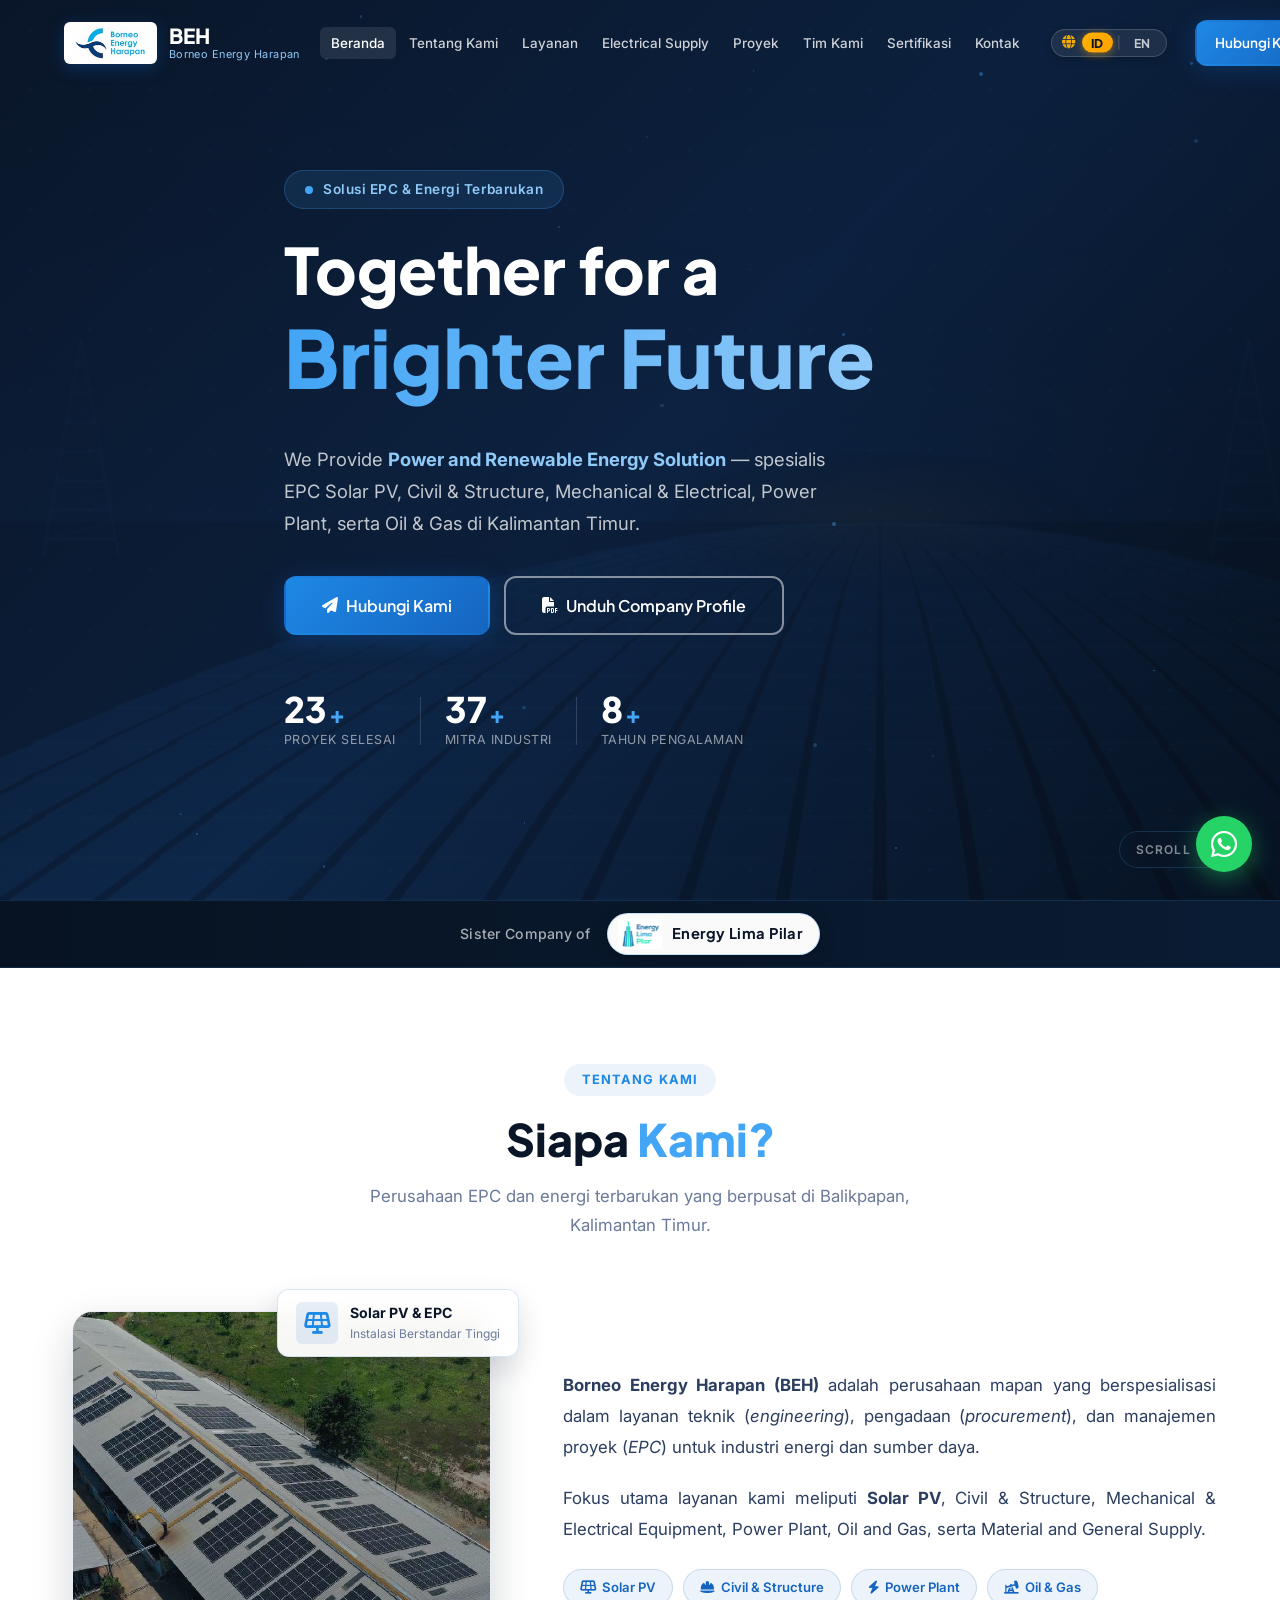
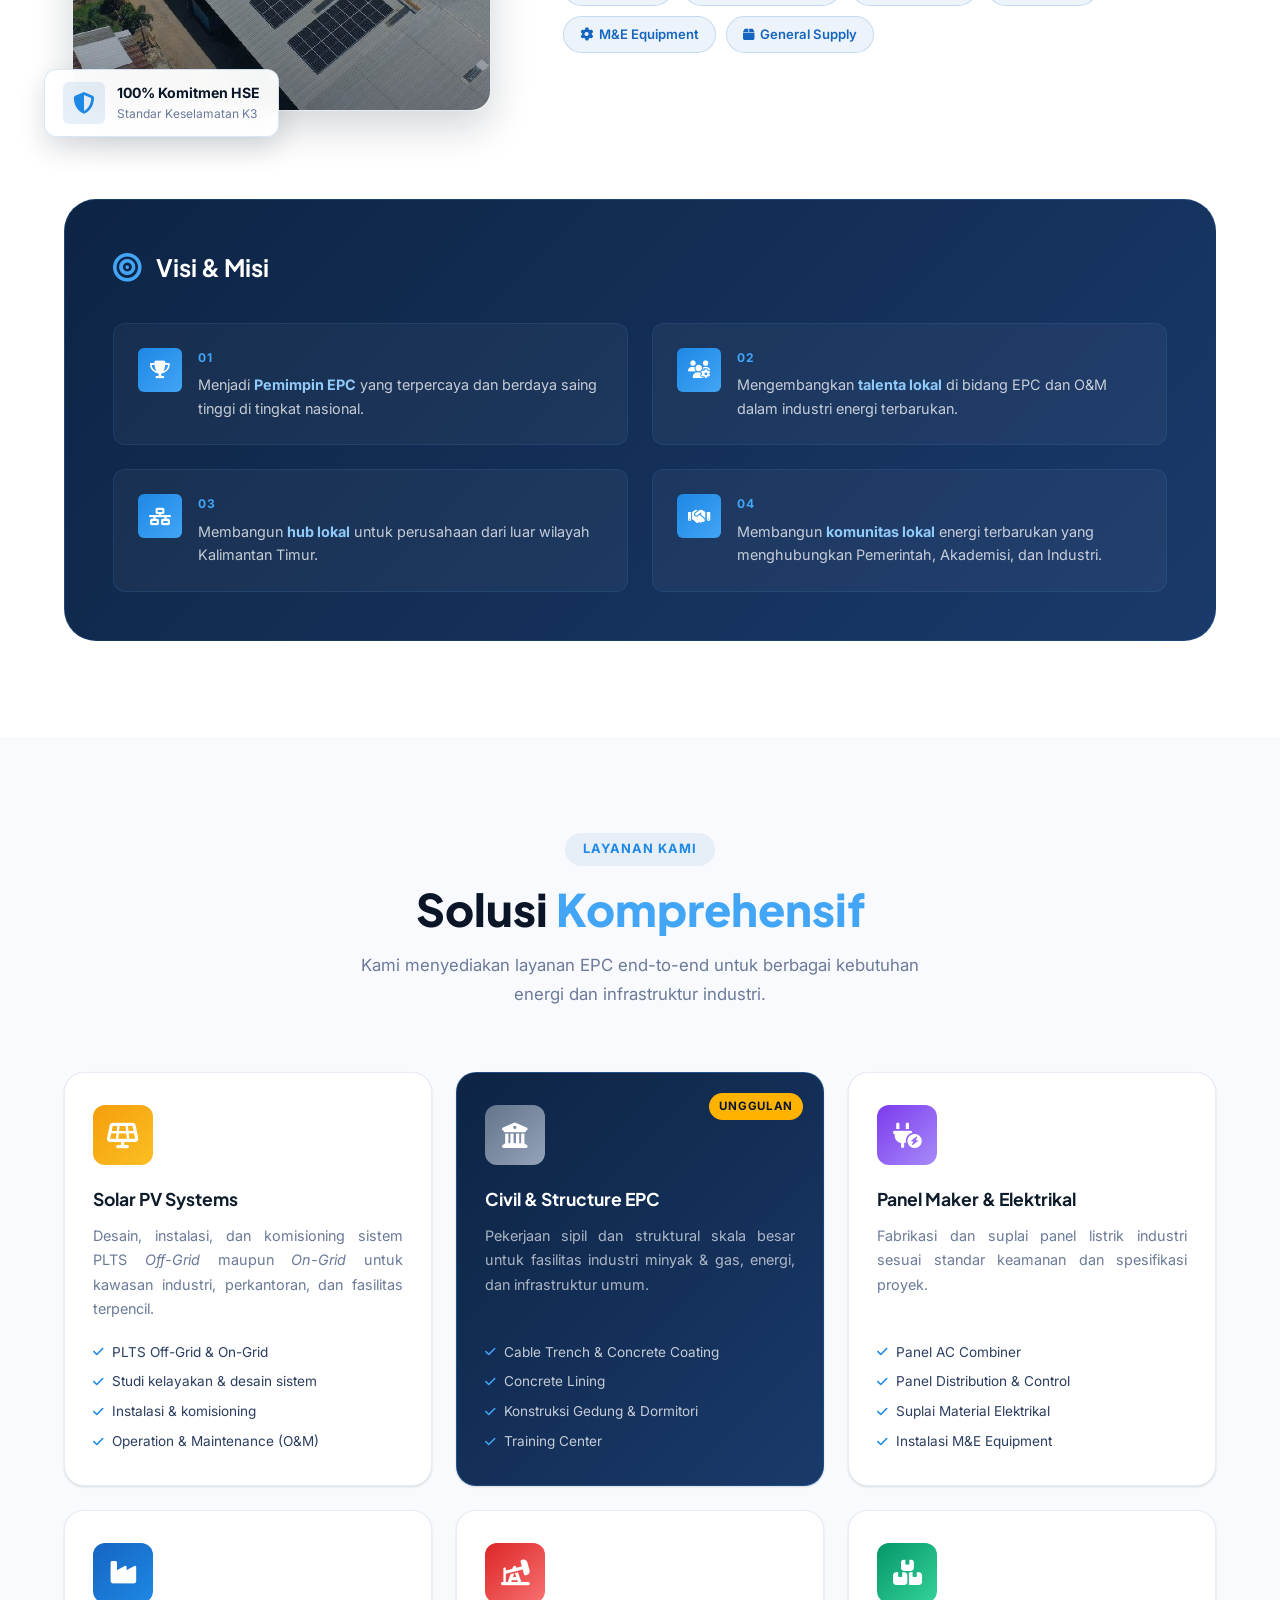
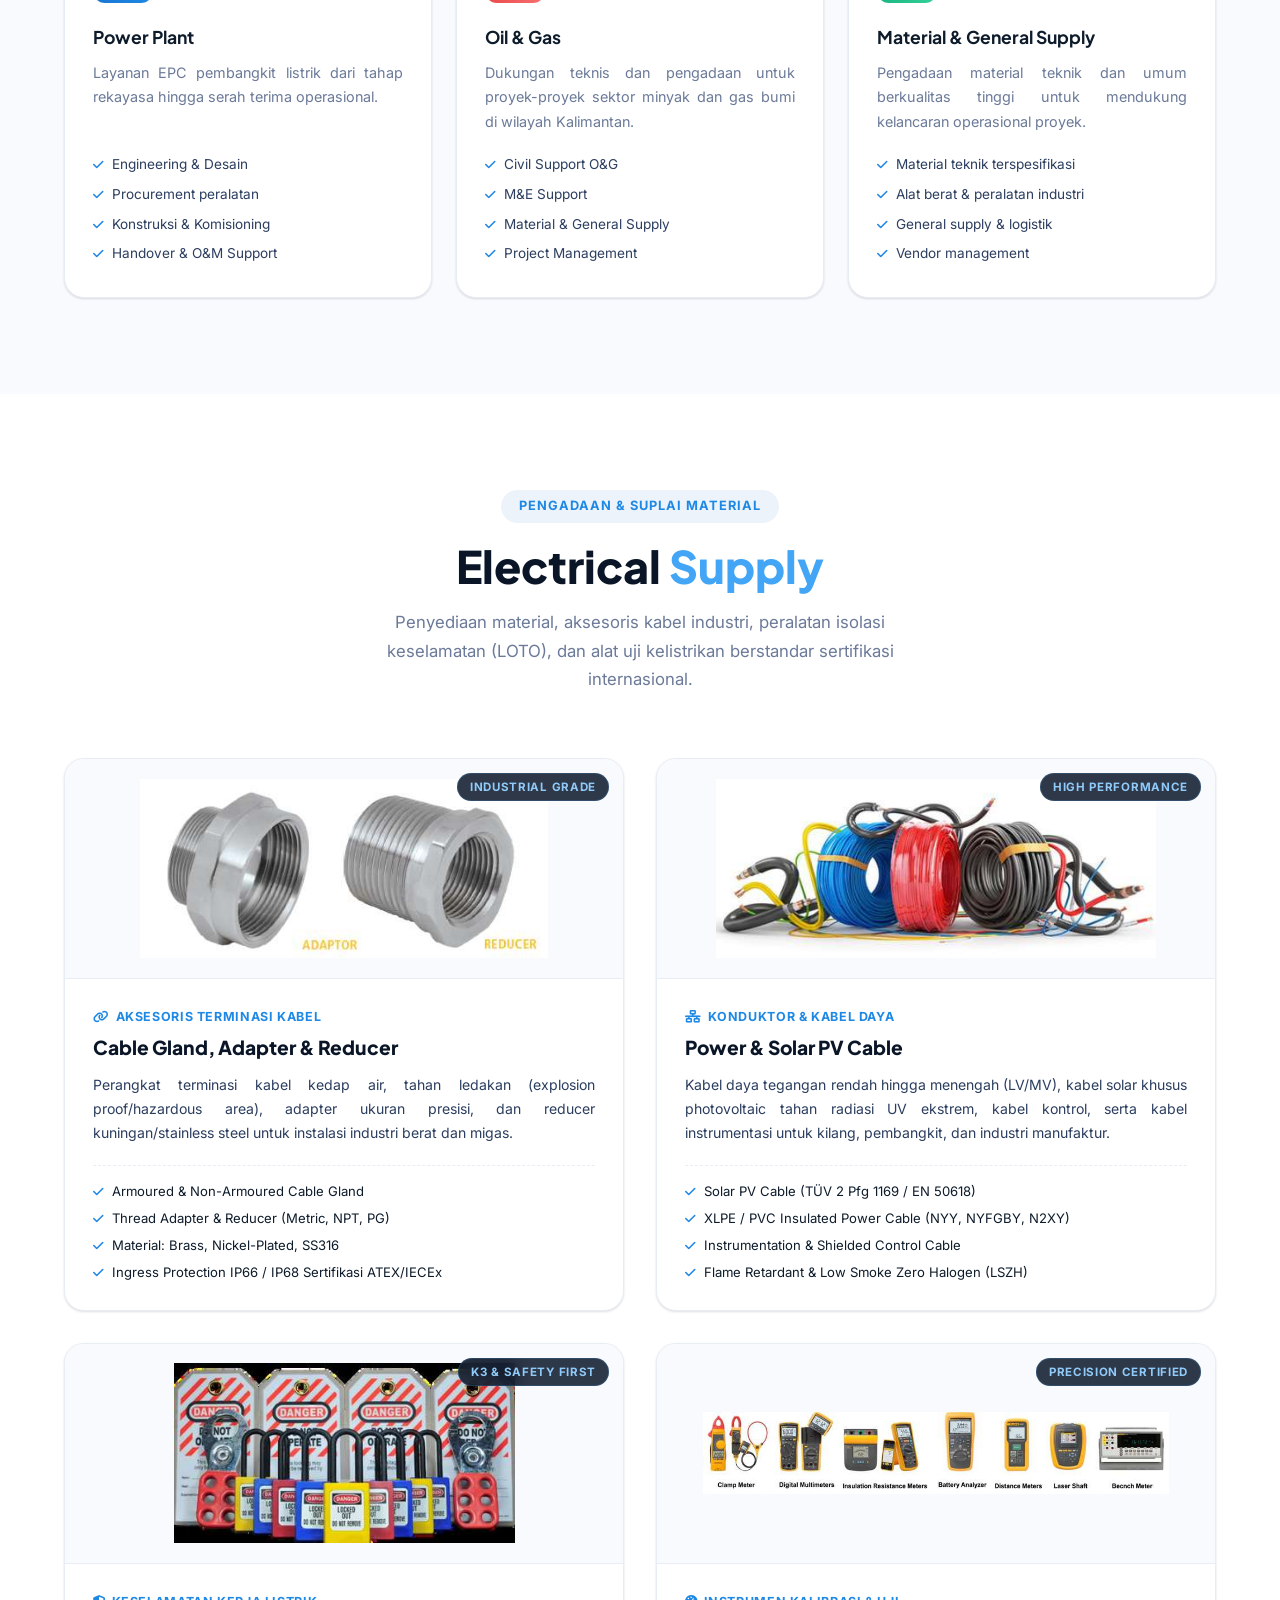
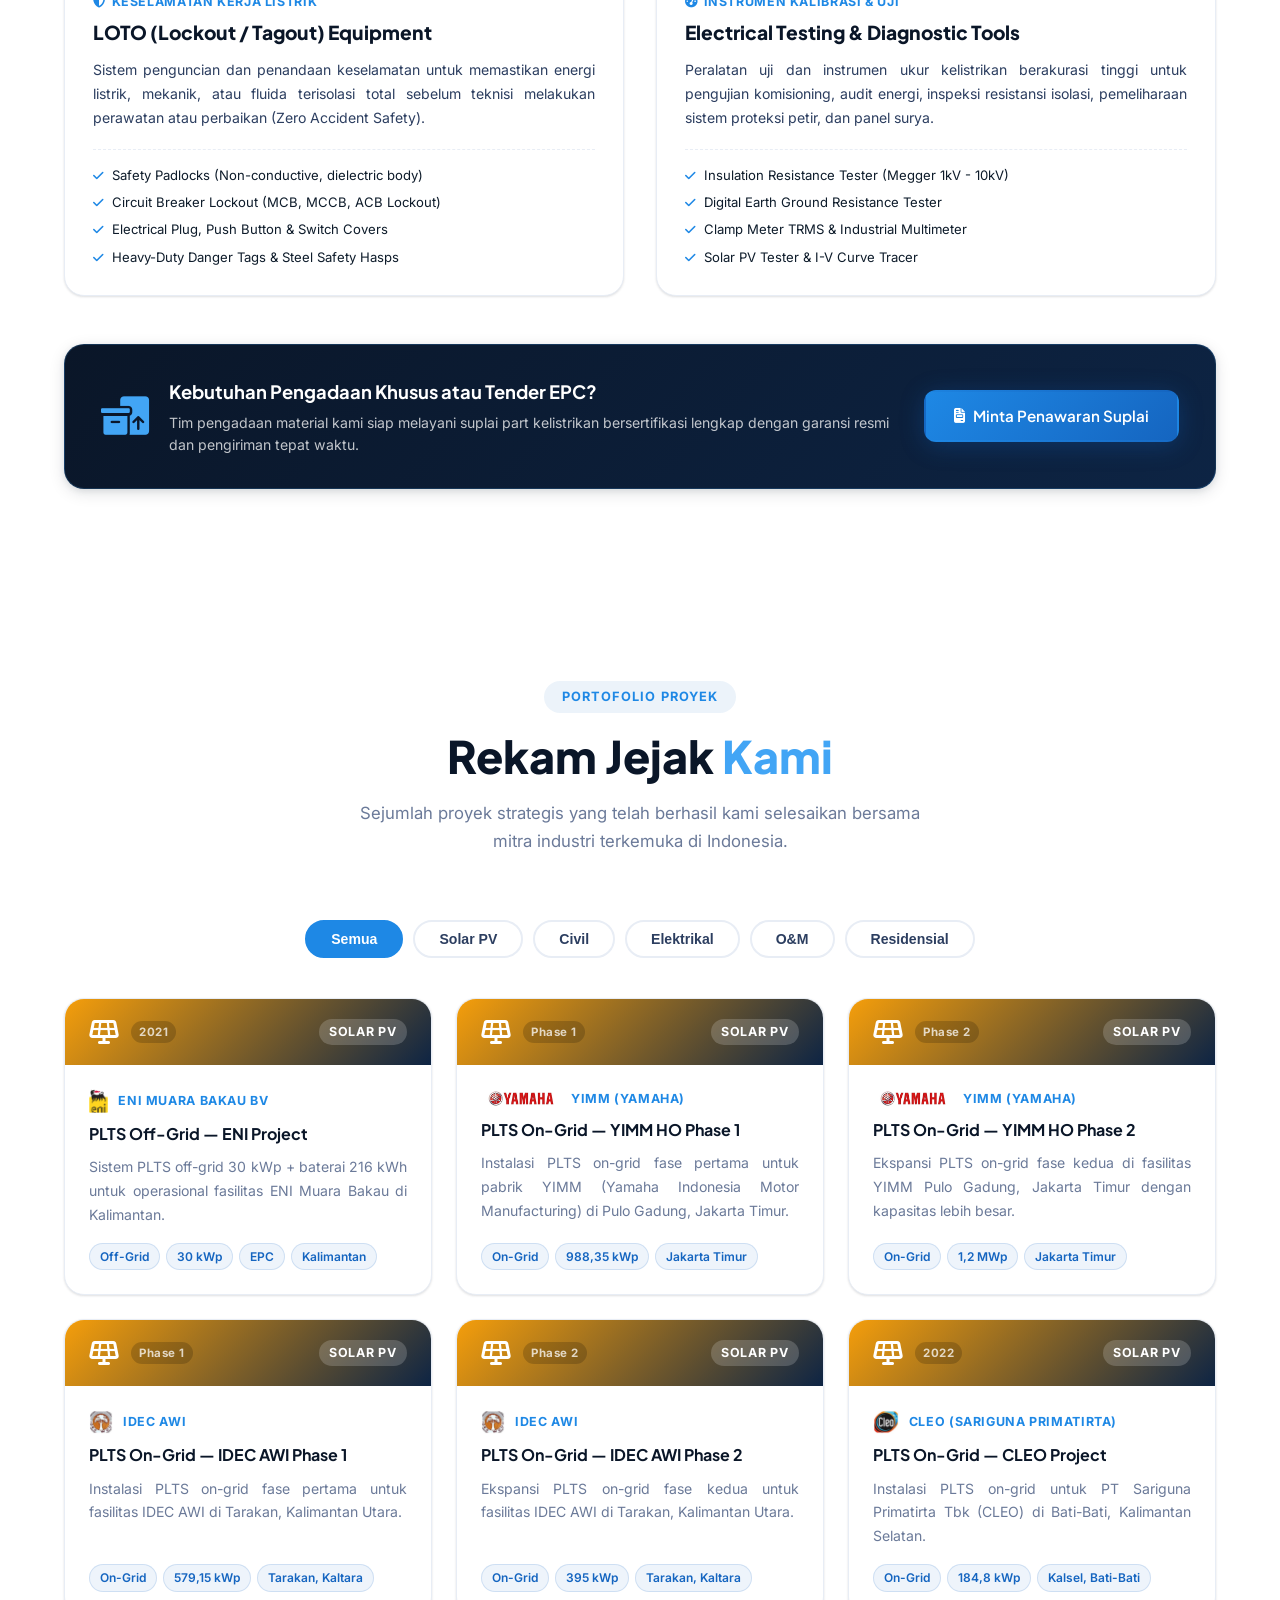
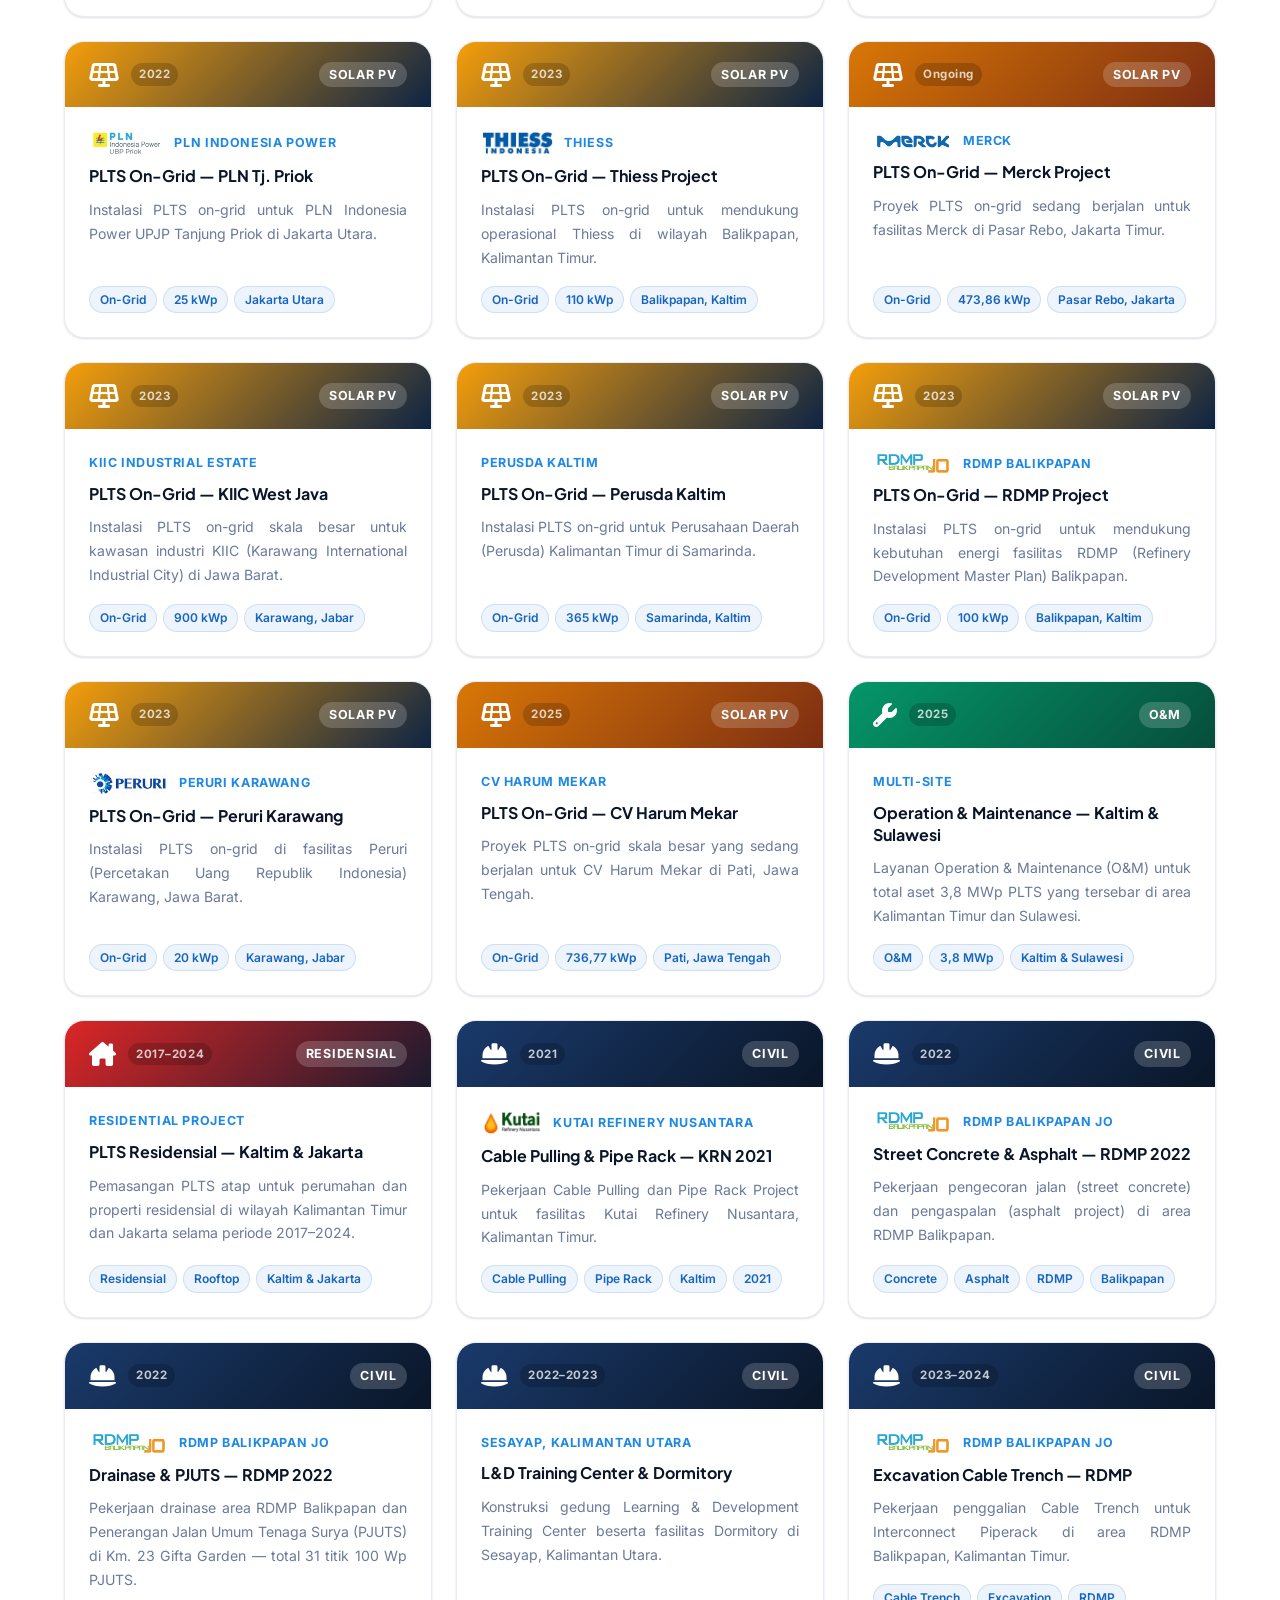
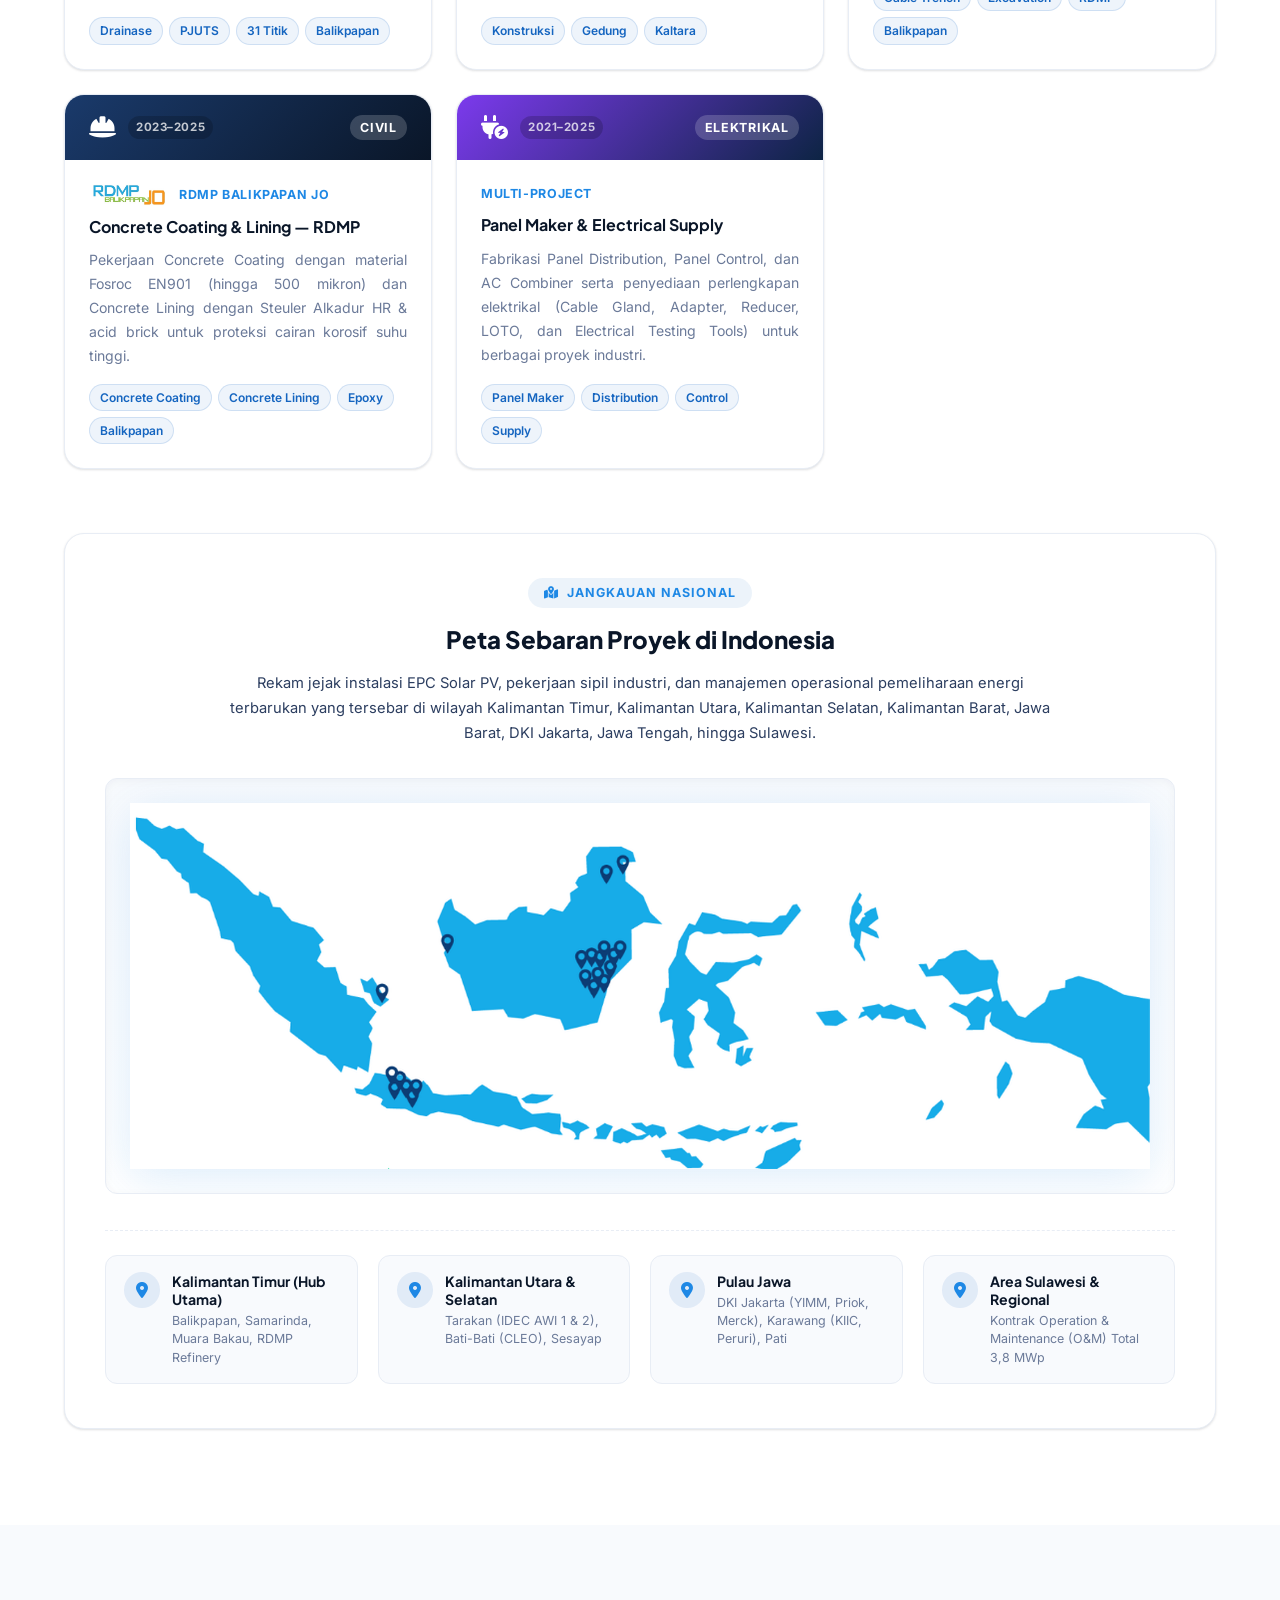
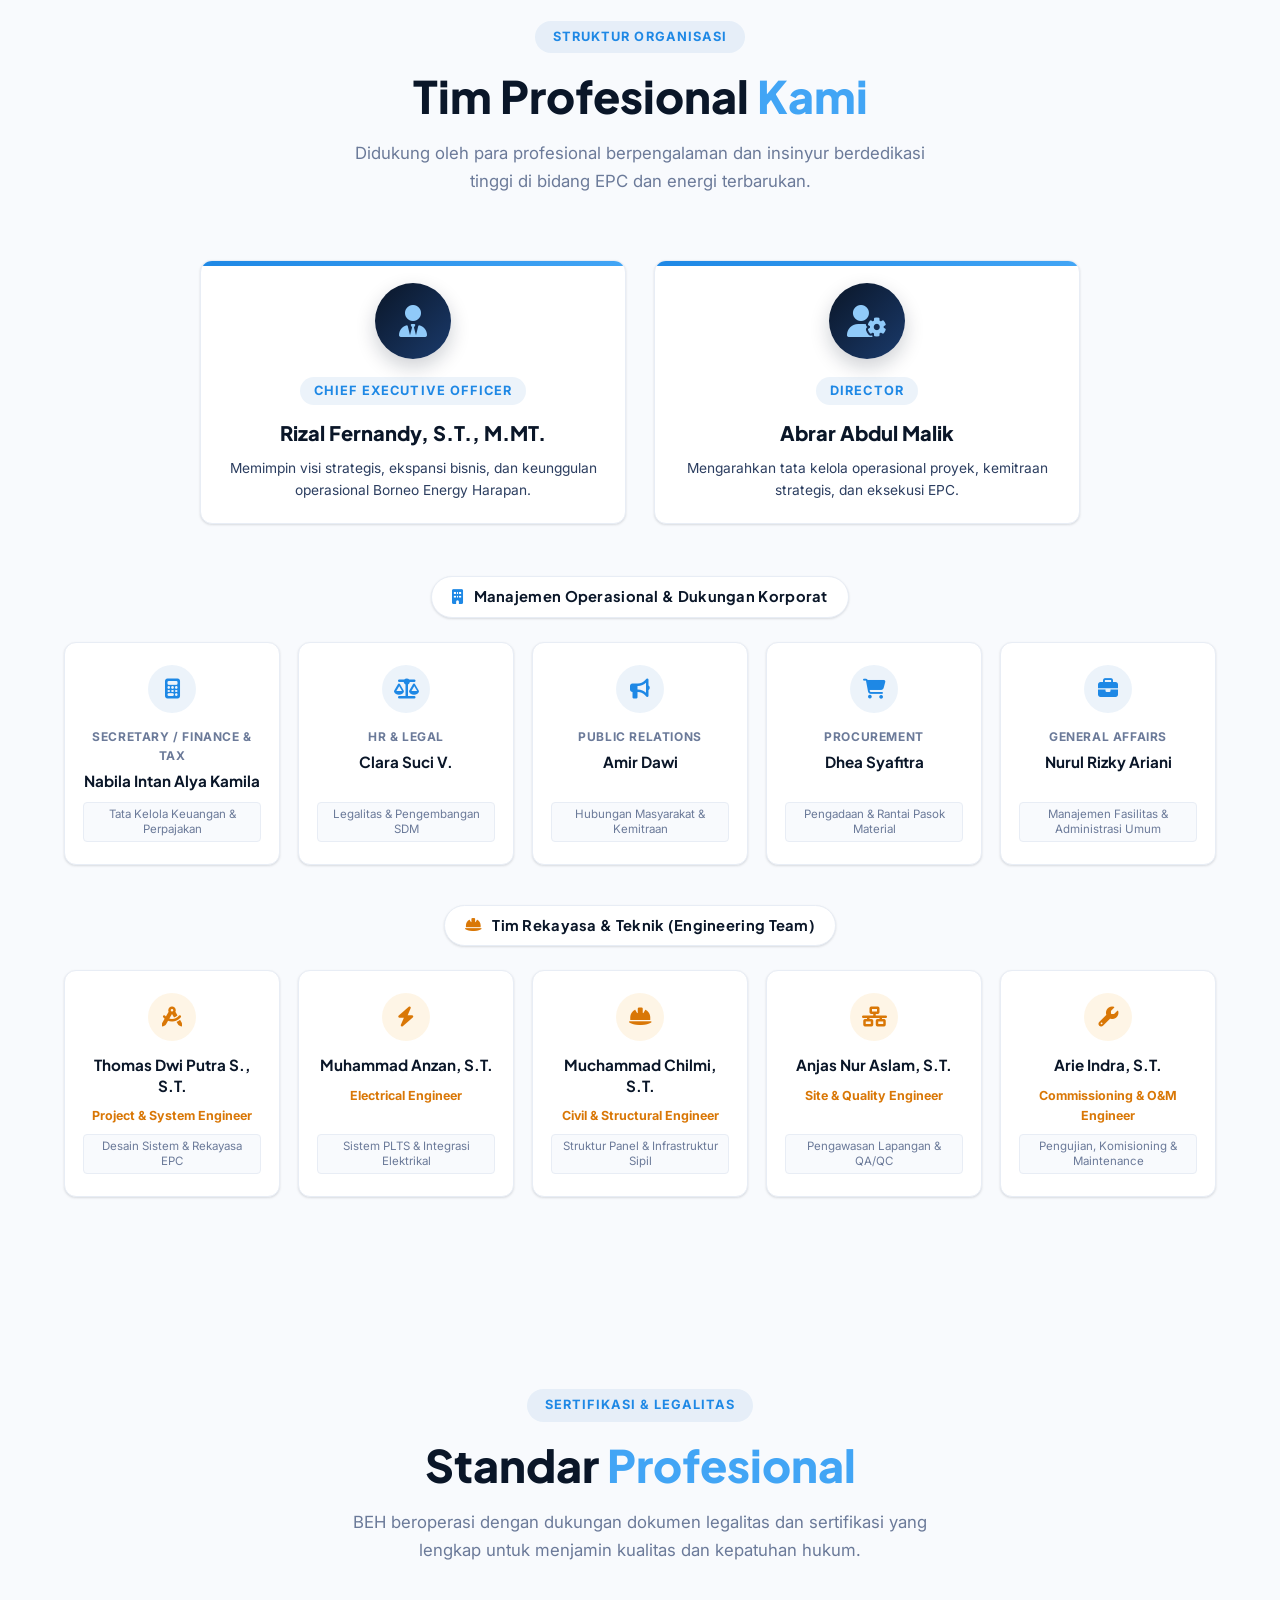
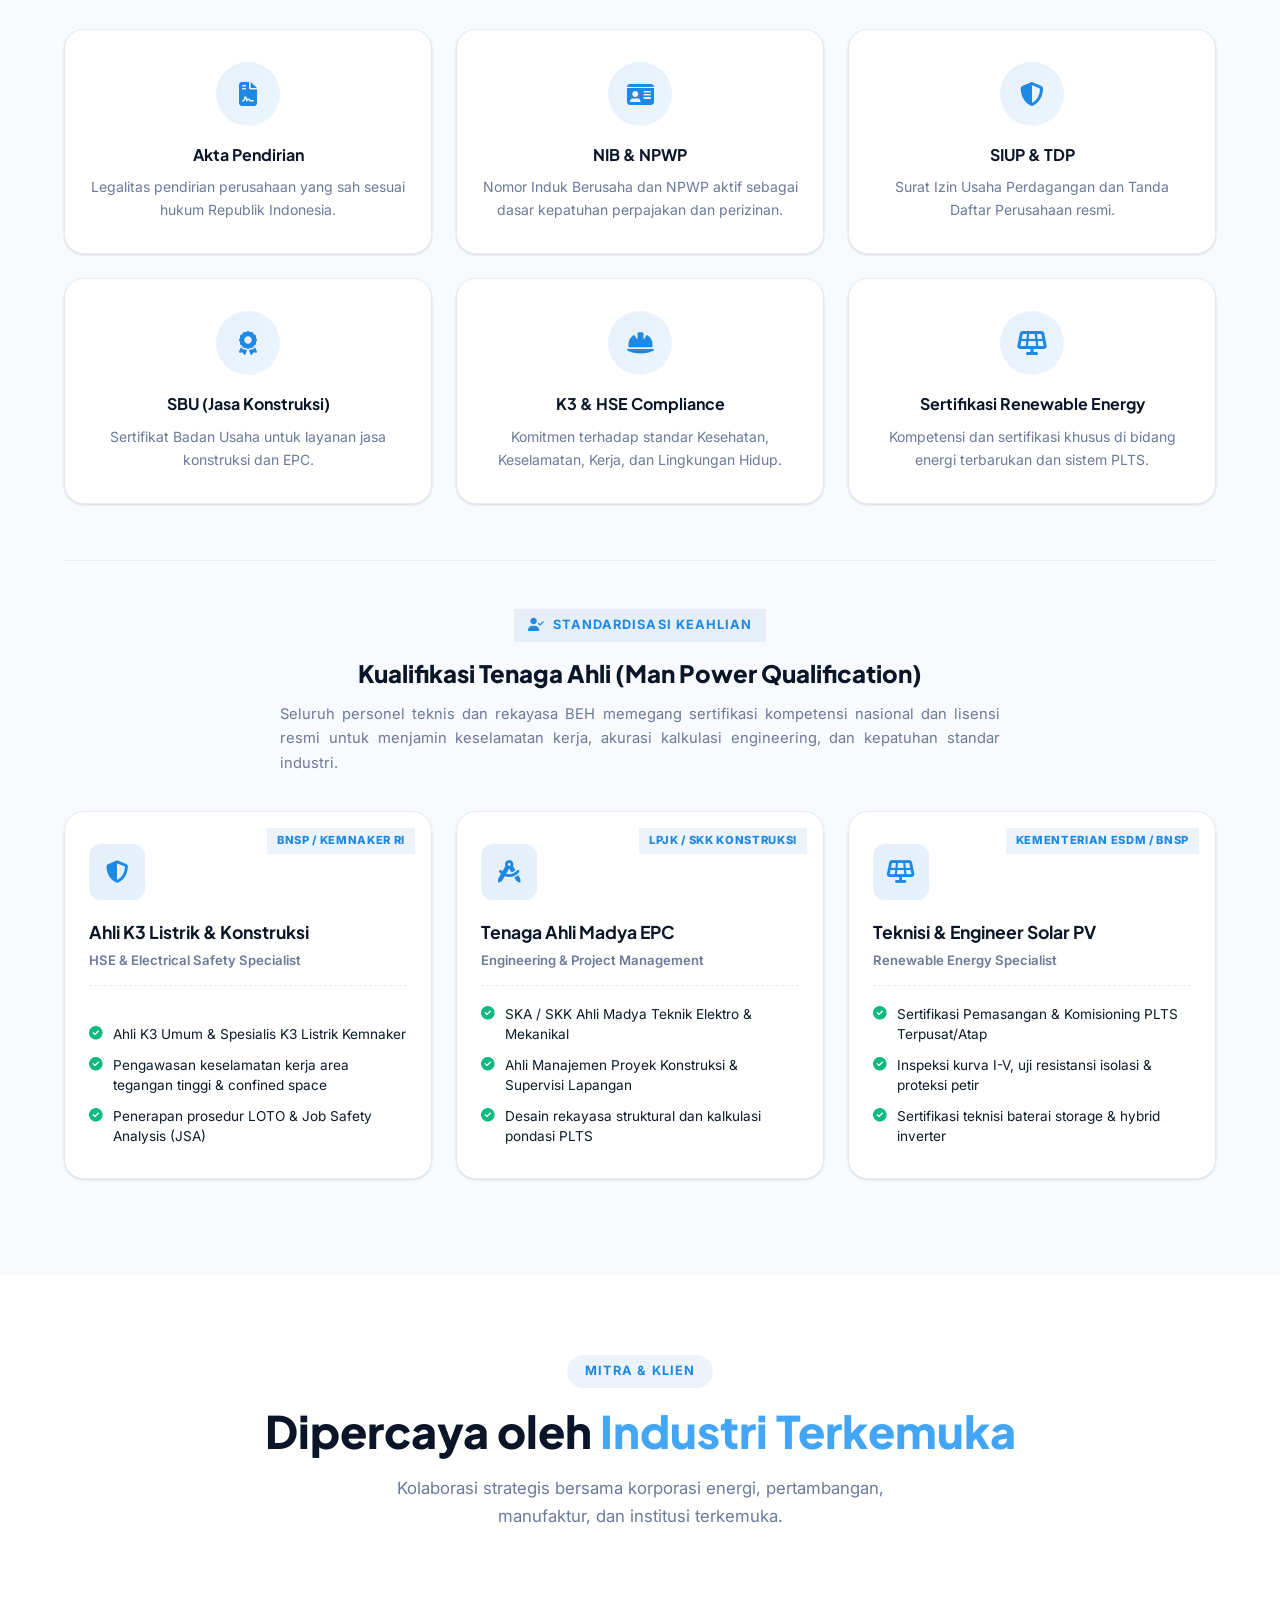
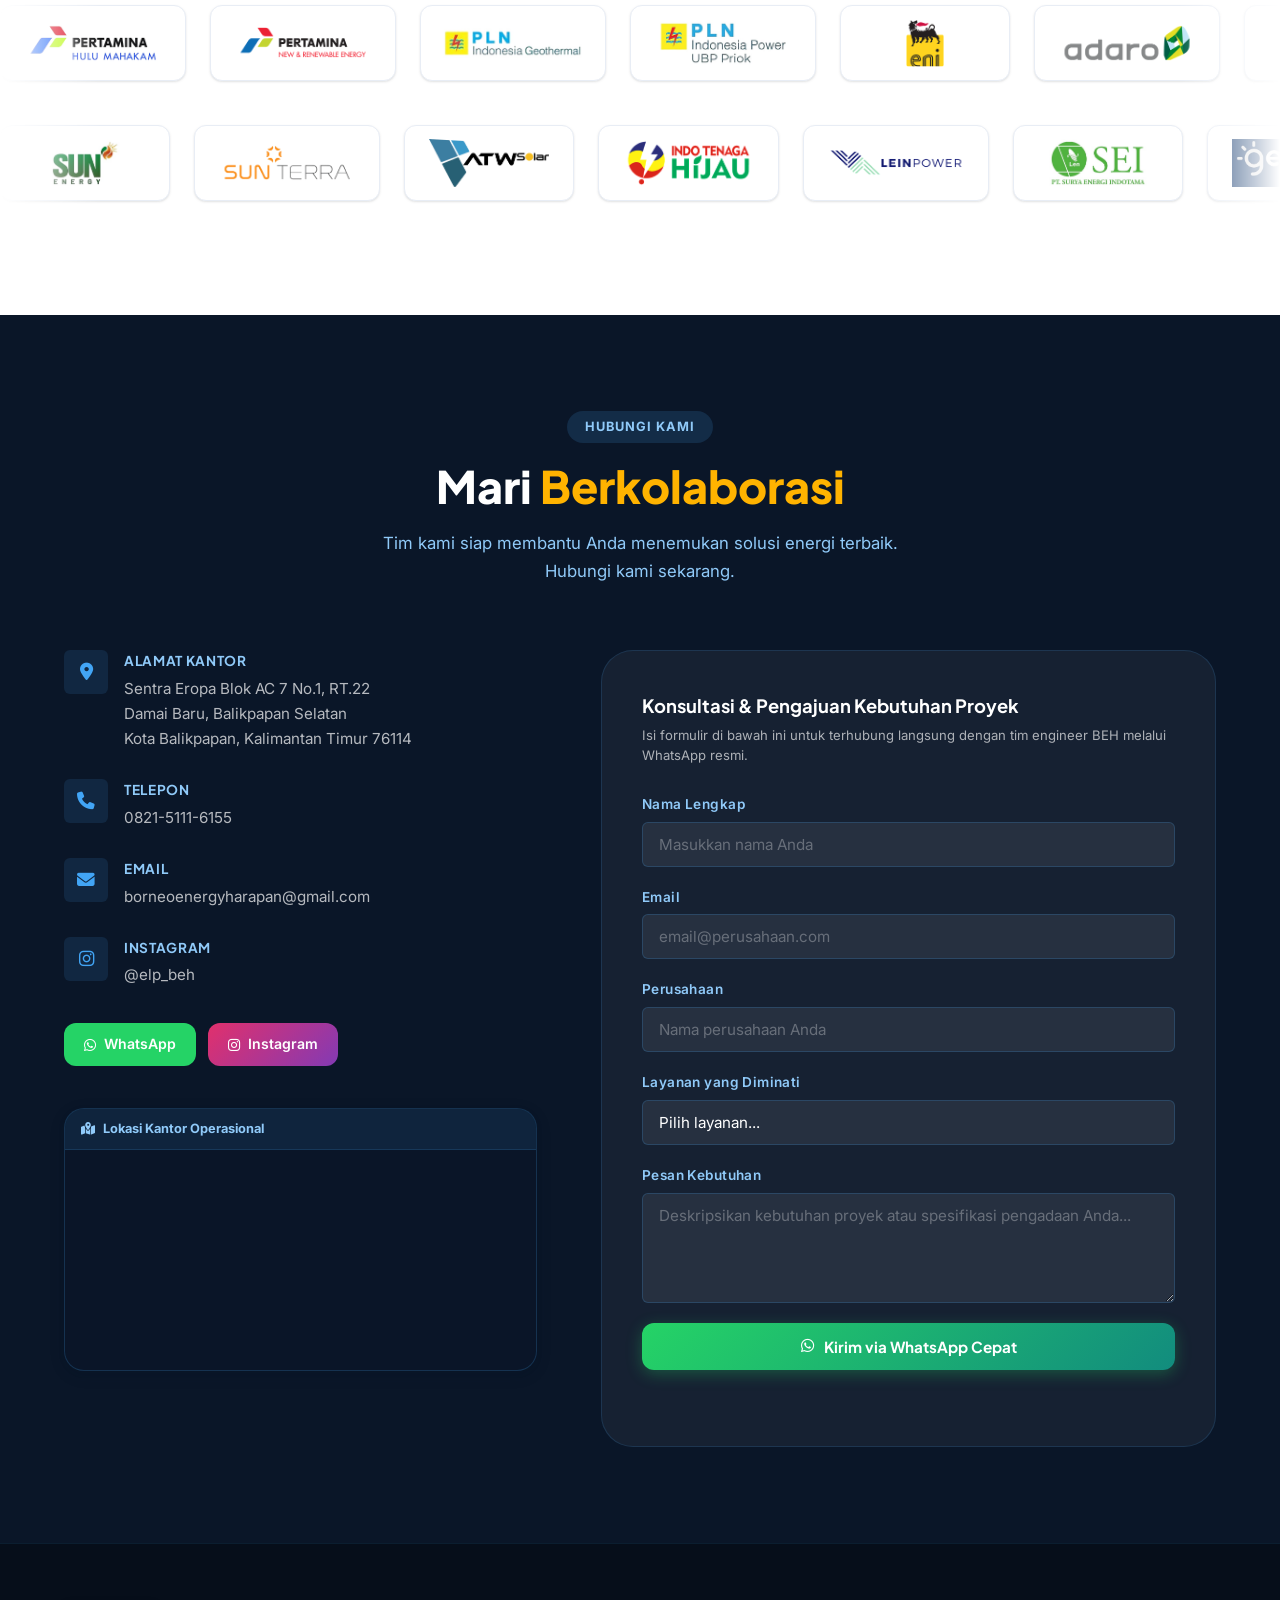
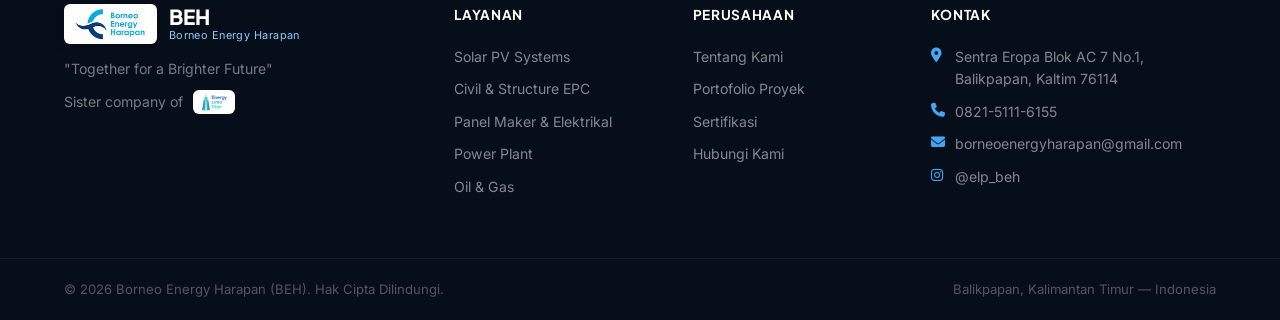
<file: index.html>
<!DOCTYPE html>
<html lang="id">
<head>
  <meta charset="UTF-8" />
  <meta name="viewport" content="width=device-width, initial-scale=1.0" />
  <meta name="description" content="Borneo Energy Harapan (BEH) – Solusi EPC dan Energi Terbarukan terpercaya di Kalimantan Timur. Solar PV, Civil & Structure, Mechanical & Electrical, Power Plant, Oil & Gas, General Supply." />
  <title>Borneo Energy Harapan | Together for a Brighter Future</title>
  
  <!-- CSS Utama (Memuat css/variables.css, css/navbar.css, dll) -->
  <link rel="stylesheet" href="css/style.css" />
  
  <!-- Fonts & Icons Resmi -->
  <link rel="preconnect" href="https://fonts.googleapis.com" />
  <link rel="preconnect" href="https://fonts.gstatic.com" crossorigin />
  <link href="https://fonts.googleapis.com/css2?family=Inter:wght@300;400;500;600;700;800&family=Plus+Jakarta+Sans:wght@400;500;600;700;800&display=swap" rel="stylesheet" />
  <link rel="stylesheet" href="https://cdnjs.cloudflare.com/ajax/libs/font-awesome/6.5.0/css/all.min.css" />
</head>
<body>

  <!-- =========================================================
       1. NAVBAR (File Terpisah: sections/navbar.html | css/navbar.css | js/navbar.js)
  ========================================================= -->
  <header class="navbar" id="navbar">
    <div class="container navbar__inner">
      <a href="#hero" class="navbar__logo" aria-label="Beranda BEH">
        <img src="assets/images/logo-beh.png" alt="Logo Borneo Energy Harapan" class="navbar__logo-img" />
        <div class="logo-text">
          <span class="logo-text__main">BEH</span>
          <span class="logo-text__sub">Borneo Energy Harapan</span>
        </div>
      </a>

      <nav class="navbar__nav" id="navMenu" aria-label="Navigasi Utama">
        <ul class="navbar__list">
          <li><a href="#hero"     class="navbar__link active" data-i18n="nav.home">Beranda</a></li>
          <li><a href="#about"    class="navbar__link" data-i18n="nav.about">Tentang Kami</a></li>
          <li><a href="#services" class="navbar__link" data-i18n="nav.services">Layanan</a></li>
          <li><a href="#supply"   class="navbar__link" data-i18n="nav.supply">Electrical Supply</a></li>
          <li><a href="#projects" class="navbar__link" data-i18n="nav.projects">Proyek</a></li>
          <li><a href="#team"     class="navbar__link" data-i18n="nav.team">Tim Kami</a></li>
          <li><a href="#cert"     class="navbar__link" data-i18n="nav.cert">Sertifikasi</a></li>
          <li><a href="#contact"  class="navbar__link" data-i18n="nav.contact">Kontak</a></li>
        </ul>
      </nav>

            <!-- Bilingual Switcher (ID | EN) -->
      <div class="lang-switch" role="group" aria-label="Language Selector">
        <span class="lang-switch__icon"><i class="fa-solid fa-globe"></i></span>
        <button type="button" class="lang-btn active" data-lang="id" aria-pressed="true">ID</button>
        <span class="lang-switch__divider">|</span>
        <button type="button" class="lang-btn" data-lang="en" aria-pressed="false">EN</button>
      </div>

      <a href="#contact" class="btn btn--primary navbar__cta" data-i18n="nav.cta">Hubungi Kami</a>

      <button class="navbar__burger" id="burgerBtn" aria-label="Buka Menu Navigasi" aria-expanded="false">
        <span></span><span></span><span></span>
      </button>
    </div>
  </header>

  <!-- =========================================================
       2. HERO SECTION (File Terpisah: sections/hero.html | css/hero.css | js/counters.js & js/particles.js)
  ========================================================= -->
  <section class="hero" id="hero">
    <div class="hero__overlay"></div>
    <div class="hero__particles" id="heroParticles"></div>

    <div class="container hero__content">
      <div class="hero__badge">
        <span class="pulse-dot"></span>
        <span data-i18n="hero.badge">Solusi EPC & Energi Terbarukan</span>
      </div>
      <h1 class="hero__title">
        <span class="hero__title--main">Together for a</span>
        <span class="hero__title--accent">Brighter Future</span>
      </h1>
      <p class="hero__subtitle" data-i18n="hero.desc">
        We Provide <strong>Power and Renewable Energy Solution</strong> — spesialis EPC Solar PV,
        Civil & Structure, Mechanical & Electrical, Power Plant, serta Oil & Gas di Kalimantan Timur.
      </p>
      <div class="hero__actions">
        <a href="#contact" class="btn btn--primary btn--lg">
          <i class="fa-solid fa-paper-plane"></i> <span data-i18n="hero.btn_contact">Hubungi Kami</span>
        </a>
        <a href="assets/docs/Compro-BEH-2025.pdf" target="_blank" rel="noopener" class="btn btn--outline btn--lg">
          <i class="fa-solid fa-file-pdf"></i> <span data-i18n="hero.btn_compro">Unduh Company Profile</span>
        </a>
      </div>
      <div class="hero__stats">
        <div class="stat-item">
          <div class="stat-item__value">
            <span class="stat-item__number" data-target="23">0</span><span class="stat-item__suffix">+</span>
          </div>
          <span class="stat-item__label" data-i18n="hero.stat_projects">Proyek Selesai</span>
        </div>
        <div class="stat-divider"></div>
        <div class="stat-item">
          <div class="stat-item__value">
            <span class="stat-item__number" data-target="37">0</span><span class="stat-item__suffix">+</span>
          </div>
          <span class="stat-item__label" data-i18n="hero.stat_partners">Mitra Industri</span>
        </div>
        <div class="stat-divider"></div>
        <div class="stat-item">
          <div class="stat-item__value">
            <span class="stat-item__number" data-target="8">0</span><span class="stat-item__suffix">+</span>
          </div>
          <span class="stat-item__label" data-i18n="hero.stat_experience">Tahun Pengalaman</span>
        </div>
      </div>
    </div>

    <a href="#about" class="hero__scroll-indicator" aria-label="Gulir ke Tentang Kami">
      <span>Scroll</span>
      <span class="scroll-arrow"><i class="fa-solid fa-chevron-down"></i></span>
    </a>
  </section>

  <!-- Sister Company Banner -->
  <div class="sister-banner">
    <div class="container sister-banner__inner">
      <span class="sister-banner__label" data-i18n="hero.sister_label">Sister Company of</span>
      <div class="sister-banner__brand" title="Energy Lima Pilar (ELP)">
        <img src="assets/images/logo-energy-lima-pilar.png" alt="Logo Energy Lima Pilar" class="sister-banner__logo" />
        <span class="sister-banner__text">Energy Lima Pilar</span>
      </div>
    </div>
  </div>

  <!-- =========================================================
       3. ABOUT US & VISI MISI (File Terpisah: sections/about.html | css/about.css)
  ========================================================= -->
  <section class="about section" id="about">
    <div class="container">
      <div class="section-header">
        <span class="section-tag" data-i18n="about.tag">Tentang Kami</span>
        <h2 class="section-title" data-i18n="about.title">Siapa <span class="text-accent">Kami?</span></h2>
        <p class="section-desc" data-i18n="about.desc">
          Perusahaan EPC dan energi terbarukan yang berpusat di Balikpapan, Kalimantan Timur.
        </p>
      </div>

      <div class="about__grid">
        <div class="about__visual">
          <div class="about__img-wrapper">
            <img src="assets/images/about-project.jpg" alt="Dokumentasi Instalasi Proyek Solar PV Borneo Energy Harapan" class="about__img" loading="lazy" />
            <div class="about__img-overlay"></div>
          </div>
          <div class="about__badge about__badge--top">
            <i class="fa-solid fa-solar-panel"></i>
            <div>
              <strong data-i18n="about.badge_top_strong">Solar PV & EPC</strong>
              <span data-i18n="about.badge_top_span">Instalasi Berstandar Tinggi</span>
            </div>
          </div>
          <div class="about__badge about__badge--bottom">
            <i class="fa-solid fa-shield-halved"></i>
            <div>
              <strong data-i18n="about.badge_bot_strong">100% Komitmen HSE</strong>
              <span data-i18n="about.badge_bot_span">Standar Keselamatan K3</span>
            </div>
          </div>
        </div>

        <div class="about__content">
          <p class="about__text" data-i18n="about.p1">
            <strong>Borneo Energy Harapan (BEH)</strong> adalah perusahaan mapan yang berspesialisasi dalam layanan teknik
            (<em>engineering</em>), pengadaan (<em>procurement</em>), dan manajemen proyek (<em>EPC</em>) untuk industri
            energi dan sumber daya.
          </p>
          <p class="about__text" data-i18n="about.p2">
            Fokus utama layanan kami meliputi <strong>Solar PV</strong>, Civil & Structure,
            Mechanical & Electrical Equipment, Power Plant, Oil and Gas, serta Material and General Supply.
          </p>

          <div class="about__tags">
            <span class="tag"><i class="fa-solid fa-solar-panel"></i> Solar PV</span>
            <span class="tag"><i class="fa-solid fa-hard-hat"></i> Civil & Structure</span>
            <span class="tag"><i class="fa-solid fa-bolt"></i> Power Plant</span>
            <span class="tag"><i class="fa-solid fa-oil-well"></i> Oil & Gas</span>
            <span class="tag"><i class="fa-solid fa-gear"></i> M&E Equipment</span>
            <span class="tag"><i class="fa-solid fa-box"></i> General Supply</span>
          </div>
        </div>
      </div>

      <!-- Visi & Misi -->
      <div class="vision-mission">
        <div class="vision-mission__header">
          <i class="fa-solid fa-bullseye"></i>
          <h3 data-i18n="vm.title">Visi & Misi</h3>
        </div>
        <div class="vision-mission__grid">
          <div class="vm-card">
            <div class="vm-card__icon"><i class="fa-solid fa-trophy"></i></div>
            <div class="vm-card__content">
              <span class="vm-card__num">01</span>
              <p data-i18n="vm.card1">Menjadi <strong>Pemimpin EPC</strong> yang terpercaya dan berdaya saing tinggi di tingkat nasional.</p>
            </div>
          </div>
          <div class="vm-card">
            <div class="vm-card__icon"><i class="fa-solid fa-users-gear"></i></div>
            <div class="vm-card__content">
              <span class="vm-card__num">02</span>
              <p data-i18n="vm.card2">Mengembangkan <strong>talenta lokal</strong> di bidang EPC dan O&M dalam industri energi terbarukan.</p>
            </div>
          </div>
          <div class="vm-card">
            <div class="vm-card__icon"><i class="fa-solid fa-network-wired"></i></div>
            <div class="vm-card__content">
              <span class="vm-card__num">03</span>
              <p data-i18n="vm.card3">Membangun <strong>hub lokal</strong> untuk perusahaan dari luar wilayah Kalimantan Timur.</p>
            </div>
          </div>
          <div class="vm-card">
            <div class="vm-card__icon"><i class="fa-solid fa-handshake"></i></div>
            <div class="vm-card__content">
              <span class="vm-card__num">04</span>
              <p data-i18n="vm.card4">Membangun <strong>komunitas lokal</strong> energi terbarukan yang menghubungkan Pemerintah, Akademisi, dan Industri.</p>
            </div>
          </div>
        </div>
      </div>
    </div>
  </section>

  <!-- =========================================================
       4. SERVICES SECTION (File Terpisah: sections/services.html | css/services.css)
  ========================================================= -->
  <section class="services section section--alt" id="services">
    <div class="container">
      <div class="section-header">
        <span class="section-tag" data-i18n="services.tag">Layanan Kami</span>
        <h2 class="section-title" data-i18n="services.title">Solusi <span class="text-accent">Komprehensif</span></h2>
        <p class="section-desc" data-i18n="services.desc">
          Kami menyediakan layanan EPC end-to-end untuk berbagai kebutuhan energi dan infrastruktur industri.
        </p>
      </div>

      <div class="services__grid">

        <div class="service-card">
          <div class="service-card__icon-wrap service-card__icon-wrap--solar">
            <i class="fa-solid fa-solar-panel"></i>
          </div>
          <h3 class="service-card__title" data-i18n="services.s1_title">Solar PV Systems</h3>
          <p class="service-card__desc" data-i18n="services.s1_desc">
            Desain, instalasi, dan komisioning sistem PLTS <em>Off-Grid</em> maupun <em>On-Grid</em>
            untuk kawasan industri, perkantoran, dan fasilitas terpencil.
          </p>
          <ul class="service-card__list">
            <li><i class="fa-solid fa-check"></i> <span data-i18n="services.s1_li1">PLTS Off-Grid & On-Grid</span></li>
            <li><i class="fa-solid fa-check"></i> <span data-i18n="services.s1_li2">Studi kelayakan & desain sistem</span></li>
            <li><i class="fa-solid fa-check"></i> <span data-i18n="services.s1_li3">Instalasi & komisioning</span></li>
            <li><i class="fa-solid fa-check"></i> <span data-i18n="services.s1_li4">Operation & Maintenance (O&M)</span></li>
          </ul>
        </div>

        <div class="service-card service-card--featured">
          <div class="service-card__badge" data-i18n="services.badge_featured">Unggulan</div>
          <div class="service-card__icon-wrap service-card__icon-wrap--civil">
            <i class="fa-solid fa-building-columns"></i>
          </div>
          <h3 class="service-card__title" data-i18n="services.s2_title">Civil & Structure EPC</h3>
          <p class="service-card__desc" data-i18n="services.s2_desc">
            Pekerjaan sipil dan struktural skala besar untuk fasilitas industri minyak & gas,
            energi, dan infrastruktur umum.
          </p>
          <ul class="service-card__list">
            <li><i class="fa-solid fa-check"></i> <span data-i18n="services.s2_li1">Cable Trench & Concrete Coating</span></li>
            <li><i class="fa-solid fa-check"></i> <span data-i18n="services.s2_li2">Concrete Lining</span></li>
            <li><i class="fa-solid fa-check"></i> <span data-i18n="services.s2_li3">Konstruksi Gedung & Dormitori</span></li>
            <li><i class="fa-solid fa-check"></i> <span data-i18n="services.s2_li4">Training Center</span></li>
          </ul>
        </div>

        <div class="service-card">
          <div class="service-card__icon-wrap service-card__icon-wrap--panel">
            <i class="fa-solid fa-plug-circle-bolt"></i>
          </div>
          <h3 class="service-card__title" data-i18n="services.s3_title">Panel Maker & Elektrikal</h3>
          <p class="service-card__desc" data-i18n="services.s3_desc">
            Fabrikasi dan suplai panel listrik industri sesuai standar keamanan dan spesifikasi proyek.
          </p>
          <ul class="service-card__list">
            <li><i class="fa-solid fa-check"></i> <span data-i18n="services.s3_li1">Panel AC Combiner</span></li>
            <li><i class="fa-solid fa-check"></i> <span data-i18n="services.s3_li2">Panel Distribution & Control</span></li>
            <li><i class="fa-solid fa-check"></i> <span data-i18n="services.s3_li3">Suplai Material Elektrikal</span></li>
            <li><i class="fa-solid fa-check"></i> <span data-i18n="services.s3_li4">Instalasi M&E Equipment</span></li>
          </ul>
        </div>

        <div class="service-card">
          <div class="service-card__icon-wrap service-card__icon-wrap--power">
            <i class="fa-solid fa-industry"></i>
          </div>
          <h3 class="service-card__title" data-i18n="services.s4_title">Power Plant</h3>
          <p class="service-card__desc" data-i18n="services.s4_desc">
            Layanan EPC pembangkit listrik dari tahap rekayasa hingga serah terima operasional.
          </p>
          <ul class="service-card__list">
            <li><i class="fa-solid fa-check"></i> <span data-i18n="services.s4_li1">Engineering & Desain</span></li>
            <li><i class="fa-solid fa-check"></i> <span data-i18n="services.s4_li2">Procurement peralatan</span></li>
            <li><i class="fa-solid fa-check"></i> <span data-i18n="services.s4_li3">Konstruksi & Komisioning</span></li>
            <li><i class="fa-solid fa-check"></i> <span data-i18n="services.s4_li4">Handover & O&M Support</span></li>
          </ul>
        </div>

        <div class="service-card">
          <div class="service-card__icon-wrap service-card__icon-wrap--oilgas">
            <i class="fa-solid fa-oil-well"></i>
          </div>
          <h3 class="service-card__title" data-i18n="services.s5_title">Oil & Gas</h3>
          <p class="service-card__desc" data-i18n="services.s5_desc">
            Dukungan teknis dan pengadaan untuk proyek-proyek sektor minyak dan gas bumi
            di wilayah Kalimantan.
          </p>
          <ul class="service-card__list">
            <li><i class="fa-solid fa-check"></i> <span data-i18n="services.s5_li1">Civil Support O&G</span></li>
            <li><i class="fa-solid fa-check"></i> <span data-i18n="services.s5_li2">M&E Support</span></li>
            <li><i class="fa-solid fa-check"></i> <span data-i18n="services.s5_li3">Material & General Supply</span></li>
            <li><i class="fa-solid fa-check"></i> <span data-i18n="services.s5_li4">Project Management</span></li>
          </ul>
        </div>

        <div class="service-card">
          <div class="service-card__icon-wrap service-card__icon-wrap--supply">
            <i class="fa-solid fa-boxes-stacked"></i>
          </div>
          <h3 class="service-card__title" data-i18n="services.s6_title">Material & General Supply</h3>
          <p class="service-card__desc" data-i18n="services.s6_desc">
            Pengadaan material teknik dan umum berkualitas tinggi untuk mendukung kelancaran
            operasional proyek.
          </p>
          <ul class="service-card__list">
            <li><i class="fa-solid fa-check"></i> <span data-i18n="services.s6_li1">Material teknik terspesifikasi</span></li>
            <li><i class="fa-solid fa-check"></i> <span data-i18n="services.s6_li2">Alat berat & peralatan industri</span></li>
            <li><i class="fa-solid fa-check"></i> <span data-i18n="services.s6_li3">General supply & logistik</span></li>
            <li><i class="fa-solid fa-check"></i> <span data-i18n="services.s6_li4">Vendor management</span></li>
          </ul>
        </div>

      </div>
    </div>
  </section>

  <!-- =========================================================
       4B. ELECTRICAL SUPPLY SECTION (File Terpisah: sections/supply.html | css/supply.css)
  ========================================================= -->
  <!-- =========================================================
     SECTION: ELECTRICAL SUPPLY (Layanan Pengadaan & Suplai Elektrikal)
     Data: Compro BEH 2025 | Page 22
========================================================= -->
<section class="supply section" id="supply">
  <div class="container">
    <div class="section-header">
      <span class="section-tag" data-i18n="supply.tag">Pengadaan & Suplai Material</span>
      <h2 class="section-title" data-i18n="supply.title">Electrical <span class="text-accent">Supply</span></h2>
      <p class="section-desc" data-i18n="supply.desc">
        Penyediaan material, aksesoris kabel industri, peralatan isolasi keselamatan (LOTO), dan alat uji kelistrikan berstandar sertifikasi internasional.
      </p>
    </div>

    <div class="supply__grid">
      <!-- 1. Cable Gland, Adapter, Reducer -->
      <div class="supply-card">
        <div class="supply-card__img-wrap">
          <img src="assets/images/supply-cable-gland.png" alt="Cable Gland, Adapter, and Reducer" class="supply-card__img" loading="lazy" />
          <span class="supply-card__badge" data-i18n="supply.badge1">Industrial Grade</span>
        </div>
        <div class="supply-card__body">
          <div class="supply-card__cat" data-i18n="supply.cat1"><i class="fa-solid fa-link"></i> Aksesoris Terminasi Kabel</div>
          <h3 class="supply-card__title" data-i18n="supply.card1_title">Cable Gland, Adapter & Reducer</h3>
          <p class="supply-card__desc" data-i18n="supply.card1_desc">
            Perangkat terminasi kabel kedap air, tahan ledakan (explosion proof/hazardous area), adapter ukuran presisi, dan reducer kuningan/stainless steel untuk instalasi industri berat dan migas.
          </p>
          <ul class="supply-card__specs">
            <li><i class="fa-solid fa-check"></i> <span data-i18n="supply.card1_li1">Armoured & Non-Armoured Cable Gland</span></li>
            <li><i class="fa-solid fa-check"></i> <span data-i18n="supply.card1_li2">Thread Adapter & Reducer (Metric, NPT, PG)</span></li>
            <li><i class="fa-solid fa-check"></i> <span data-i18n="supply.card1_li3">Material: Brass, Nickel-Plated, SS316</span></li>
            <li><i class="fa-solid fa-check"></i> <span data-i18n="supply.card1_li4">Ingress Protection IP66 / IP68 Sertifikasi ATEX/IECEx</span></li>
          </ul>
        </div>
      </div>

      <!-- 2. Industrial Cables -->
      <div class="supply-card">
        <div class="supply-card__img-wrap">
          <img src="assets/images/supply-cables.png" alt="Industrial and Solar Cables" class="supply-card__img" loading="lazy" />
          <span class="supply-card__badge" data-i18n="supply.badge2">High Performance</span>
        </div>
        <div class="supply-card__body">
          <div class="supply-card__cat" data-i18n="supply.cat2"><i class="fa-solid fa-network-wired"></i> Konduktor & Kabel Daya</div>
          <h3 class="supply-card__title" data-i18n="supply.card2_title">Power & Solar PV Cable</h3>
          <p class="supply-card__desc" data-i18n="supply.card2_desc">
            Kabel daya tegangan rendah hingga menengah (LV/MV), kabel solar khusus photovoltaic tahan radiasi UV ekstrem, kabel kontrol, serta kabel instrumentasi untuk kilang, pembangkit, dan industri manufaktur.
          </p>
          <ul class="supply-card__specs">
            <li><i class="fa-solid fa-check"></i> <span data-i18n="supply.card2_li1">Solar PV Cable (TÜV 2 Pfg 1169 / EN 50618)</span></li>
            <li><i class="fa-solid fa-check"></i> <span data-i18n="supply.card2_li2">XLPE / PVC Insulated Power Cable (NYY, NYFGBY, N2XY)</span></li>
            <li><i class="fa-solid fa-check"></i> <span data-i18n="supply.card2_li3">Instrumentation & Shielded Control Cable</span></li>
            <li><i class="fa-solid fa-check"></i> <span data-i18n="supply.card2_li4">Flame Retardant & Low Smoke Zero Halogen (LSZH)</span></li>
          </ul>
        </div>
      </div>

      <!-- 3. LOTO (Lockout / Tagout) -->
      <div class="supply-card">
        <div class="supply-card__img-wrap">
          <img src="assets/images/supply-loto.png" alt="LOTO Lockout Tagout Equipment" class="supply-card__img" loading="lazy" />
          <span class="supply-card__badge" data-i18n="supply.badge3">K3 & Safety First</span>
        </div>
        <div class="supply-card__body">
          <div class="supply-card__cat" data-i18n="supply.cat3"><i class="fa-solid fa-shield-halved"></i> Keselamatan Kerja Listrik</div>
          <h3 class="supply-card__title" data-i18n="supply.card3_title">LOTO (Lockout / Tagout) Equipment</h3>
          <p class="supply-card__desc" data-i18n="supply.card3_desc">
            Sistem penguncian dan penandaan keselamatan untuk memastikan energi listrik, mekanik, atau fluida terisolasi total sebelum teknisi melakukan perawatan atau perbaikan (Zero Accident Safety).
          </p>
          <ul class="supply-card__specs">
            <li><i class="fa-solid fa-check"></i> <span data-i18n="supply.card3_li1">Safety Padlocks (Non-conductive, dielectric body)</span></li>
            <li><i class="fa-solid fa-check"></i> <span data-i18n="supply.card3_li2">Circuit Breaker Lockout (MCB, MCCB, ACB Lockout)</span></li>
            <li><i class="fa-solid fa-check"></i> <span data-i18n="supply.card3_li3">Electrical Plug, Push Button & Switch Covers</span></li>
            <li><i class="fa-solid fa-check"></i> <span data-i18n="supply.card3_li4">Heavy-Duty Danger Tags & Steel Safety Hasps</span></li>
          </ul>
        </div>
      </div>

      <!-- 4. Electrical Testing Tools -->
      <div class="supply-card">
        <div class="supply-card__img-wrap">
          <img src="assets/images/supply-testing-tools.png" alt="Electrical Testing and Measurement Tools" class="supply-card__img" loading="lazy" />
          <span class="supply-card__badge" data-i18n="supply.badge4">Precision Certified</span>
        </div>
        <div class="supply-card__body">
          <div class="supply-card__cat" data-i18n="supply.cat4"><i class="fa-solid fa-gauge-high"></i> Instrumen Kalibrasi & Uji</div>
          <h3 class="supply-card__title" data-i18n="supply.card4_title">Electrical Testing & Diagnostic Tools</h3>
          <p class="supply-card__desc" data-i18n="supply.card4_desc">
            Peralatan uji dan instrumen ukur kelistrikan berakurasi tinggi untuk pengujian komisioning, audit energi, inspeksi resistansi isolasi, pemeliharaan sistem proteksi petir, dan panel surya.
          </p>
          <ul class="supply-card__specs">
            <li><i class="fa-solid fa-check"></i> <span data-i18n="supply.card4_li1">Insulation Resistance Tester (Megger 1kV - 10kV)</span></li>
            <li><i class="fa-solid fa-check"></i> <span data-i18n="supply.card4_li2">Digital Earth Ground Resistance Tester</span></li>
            <li><i class="fa-solid fa-check"></i> <span data-i18n="supply.card4_li3">Clamp Meter TRMS & Industrial Multimeter</span></li>
            <li><i class="fa-solid fa-check"></i> <span data-i18n="supply.card4_li4">Solar PV Tester & I-V Curve Tracer</span></li>
          </ul>
        </div>
      </div>
    </div>

    <!-- Supply Banner CTA / Sister Company Alignment -->
    <div class="supply__cta-banner">
      <div class="supply__cta-content">
        <i class="fa-solid fa-boxes-packing supply__cta-icon"></i>
        <div>
          <h4 data-i18n="supply.cta_h4">Kebutuhan Pengadaan Khusus atau Tender EPC?</h4>
          <p data-i18n="supply.cta_p">Tim pengadaan material kami siap melayani suplai part kelistrikan bersertifikasi lengkap dengan garansi resmi dan pengiriman tepat waktu.</p>
        </div>
      </div>
      <a href="#contact" class="btn btn--primary" data-i18n="supply.cta_btn">
        <i class="fa-solid fa-file-invoice"></i> Minta Penawaran Suplai
      </a>
    </div>

  </div>
</section>

  <!-- =========================================================
       5. PROJECTS SECTION (File Terpisah: sections/projects.html | css/projects.css | js/filter.js)
  ========================================================= -->
  <!-- =========================================================
     SECTION: PROJECTS (Portofolio Proyek & Filter Tab)
     Data: Compro BEH 2025 | 23 Proyek | 2017-2025
========================================================= -->
<section class="projects section" id="projects">
  <div class="container">
    <div class="section-header">
      <span class="section-tag" data-i18n="projects.tag">Portofolio Proyek</span>
      <h2 class="section-title" data-i18n="projects.title">Rekam Jejak <span class="text-accent">Kami</span></h2>
      <p class="section-desc" data-i18n="projects.desc">
        Sejumlah proyek strategis yang telah berhasil kami selesaikan bersama mitra industri terkemuka di Indonesia.
      </p>
    </div>

    <!-- Filter Tabs -->
    <div class="project-filter" id="projectFilter">
      <button class="filter-btn active" data-filter="all" data-i18n="projects.filter_all">Semua</button>
      <button class="filter-btn" data-filter="solar" data-i18n="projects.filter_solar">Solar PV</button>
      <button class="filter-btn" data-filter="civil" data-i18n="projects.filter_civil">Civil</button>
      <button class="filter-btn" data-filter="electrical" data-i18n="projects.filter_electrical">Elektrikal</button>
      <button class="filter-btn" data-filter="om" data-i18n="projects.filter_om">O&M</button>
      <button class="filter-btn" data-filter="residential" data-i18n="projects.filter_residential">Residensial</button>
    </div>

    <div class="projects__grid" id="projectGrid">

      <!-- ===== SOLAR PV PROJECTS ===== -->

      <!-- 1. ENI Muara Bakau -->
      <div class="project-card" data-category="solar">
        <div class="project-card__header project-card__header--solar">
          <i class="fa-solid fa-solar-panel"></i>
          <span class="project-card__year">2021</span>
          <span class="project-card__cat">Solar PV</span>
        </div>
        <div class="project-card__body">
          <div class="project-card__client-wrap">
            <img src="assets/images/eni.png" alt="ENI Logo" class="project-card__client-logo" />
            <span class="project-card__client">ENI Muara Bakau BV</span>
          </div>
          <h3 class="project-card__title" data-i18n="project.p1_title">PLTS Off-Grid — ENI Project</h3>
          <p class="project-card__desc" data-i18n="project.p1_desc">
            Sistem PLTS off-grid 30 kWp + baterai 216 kWh untuk operasional fasilitas ENI Muara Bakau di Kalimantan.
          </p>
          <div class="project-card__tags"><span data-i18n="project.p1_tag1">Off-Grid</span><span data-i18n="project.p1_tag2">30 kWp</span><span data-i18n="project.p1_tag3">EPC</span><span data-i18n="project.p1_tag4">Kalimantan</span></div>
        </div>
      </div>

      <!-- 2. YIMM (Yamaha) Phase 1 -->
      <div class="project-card" data-category="solar">
        <div class="project-card__header project-card__header--solar">
          <i class="fa-solid fa-solar-panel"></i>
          <span class="project-card__year">Phase 1</span>
          <span class="project-card__cat">Solar PV</span>
        </div>
        <div class="project-card__body">
          <div class="project-card__client-wrap">
            <img src="assets/images/yamaha.jpg" alt="Yamaha Logo" class="project-card__client-logo" />
            <span class="project-card__client">YIMM (Yamaha)</span>
          </div>
          <h3 class="project-card__title" data-i18n="project.p2_title">PLTS On-Grid — YIMM HO Phase 1</h3>
          <p class="project-card__desc" data-i18n="project.p2_desc">
            Instalasi PLTS on-grid fase pertama untuk pabrik YIMM (Yamaha Indonesia Motor Manufacturing) di Pulo Gadung, Jakarta Timur.
          </p>
          <div class="project-card__tags"><span data-i18n="project.p2_tag1">On-Grid</span><span data-i18n="project.p2_tag2">988,35 kWp</span><span data-i18n="project.p2_tag3">Jakarta Timur</span></div>
        </div>
      </div>

      <!-- 3. YIMM (Yamaha) Phase 2 -->
      <div class="project-card" data-category="solar">
        <div class="project-card__header project-card__header--solar">
          <i class="fa-solid fa-solar-panel"></i>
          <span class="project-card__year">Phase 2</span>
          <span class="project-card__cat">Solar PV</span>
        </div>
        <div class="project-card__body">
          <div class="project-card__client-wrap">
            <img src="assets/images/yamaha.jpg" alt="Yamaha Logo" class="project-card__client-logo" />
            <span class="project-card__client">YIMM (Yamaha)</span>
          </div>
          <h3 class="project-card__title" data-i18n="project.p3_title">PLTS On-Grid — YIMM HO Phase 2</h3>
          <p class="project-card__desc" data-i18n="project.p3_desc">
            Ekspansi PLTS on-grid fase kedua di fasilitas YIMM Pulo Gadung, Jakarta Timur dengan kapasitas lebih besar.
          </p>
          <div class="project-card__tags"><span data-i18n="project.p3_tag1">On-Grid</span><span data-i18n="project.p3_tag2">1,2 MWp</span><span data-i18n="project.p3_tag3">Jakarta Timur</span></div>
        </div>
      </div>

      <!-- 4. IDEC AWI Phase 1 -->
      <div class="project-card" data-category="solar">
        <div class="project-card__header project-card__header--solar">
          <i class="fa-solid fa-solar-panel"></i>
          <span class="project-card__year">Phase 1</span>
          <span class="project-card__cat">Solar PV</span>
        </div>
        <div class="project-card__body">
          <div class="project-card__client-wrap">
            <img src="assets/images/IDEC WOOD.jpg" alt="IDEC Logo" class="project-card__client-logo" />
            <span class="project-card__client">IDEC AWI</span>
          </div>
          <h3 class="project-card__title" data-i18n="project.p4_title">PLTS On-Grid — IDEC AWI Phase 1</h3>
          <p class="project-card__desc" data-i18n="project.p4_desc">
            Instalasi PLTS on-grid fase pertama untuk fasilitas IDEC AWI di Tarakan, Kalimantan Utara.
          </p>
          <div class="project-card__tags"><span data-i18n="project.p4_tag1">On-Grid</span><span data-i18n="project.p4_tag2">579,15 kWp</span><span data-i18n="project.p4_tag3">Tarakan, Kaltara</span></div>
        </div>
      </div>

      <!-- 5. IDEC AWI Phase 2 -->
      <div class="project-card" data-category="solar">
        <div class="project-card__header project-card__header--solar">
          <i class="fa-solid fa-solar-panel"></i>
          <span class="project-card__year">Phase 2</span>
          <span class="project-card__cat">Solar PV</span>
        </div>
        <div class="project-card__body">
          <div class="project-card__client-wrap">
            <img src="assets/images/IDEC WOOD.jpg" alt="IDEC Logo" class="project-card__client-logo" />
            <span class="project-card__client">IDEC AWI</span>
          </div>
          <h3 class="project-card__title" data-i18n="project.p5_title">PLTS On-Grid — IDEC AWI Phase 2</h3>
          <p class="project-card__desc" data-i18n="project.p5_desc">
            Ekspansi PLTS on-grid fase kedua untuk fasilitas IDEC AWI di Tarakan, Kalimantan Utara.
          </p>
          <div class="project-card__tags"><span data-i18n="project.p5_tag1">On-Grid</span><span data-i18n="project.p5_tag2">395 kWp</span><span data-i18n="project.p5_tag3">Tarakan, Kaltara</span></div>
        </div>
      </div>

      <!-- 6. CLEO (PT Sariguna Primatirta) -->
      <div class="project-card" data-category="solar">
        <div class="project-card__header project-card__header--solar">
          <i class="fa-solid fa-solar-panel"></i>
          <span class="project-card__year">2022</span>
          <span class="project-card__cat">Solar PV</span>
        </div>
        <div class="project-card__body">
          <div class="project-card__client-wrap">
            <img src="assets/images/cleo.jpg" alt="CLEO Logo" class="project-card__client-logo" />
            <span class="project-card__client">CLEO (Sariguna Primatirta)</span>
          </div>
          <h3 class="project-card__title" data-i18n="project.p6_title">PLTS On-Grid — CLEO Project</h3>
          <p class="project-card__desc" data-i18n="project.p6_desc">
            Instalasi PLTS on-grid untuk PT Sariguna Primatirta Tbk (CLEO) di Bati-Bati, Kalimantan Selatan.
          </p>
          <div class="project-card__tags"><span data-i18n="project.p6_tag1">On-Grid</span><span data-i18n="project.p6_tag2">184,8 kWp</span><span data-i18n="project.p6_tag3">Kalsel, Bati-Bati</span></div>
        </div>
      </div>

      <!-- 7. PLN Indonesia Power Tanjung Priok -->
      <div class="project-card" data-category="solar">
        <div class="project-card__header project-card__header--solar">
          <i class="fa-solid fa-solar-panel"></i>
          <span class="project-card__year">2022</span>
          <span class="project-card__cat">Solar PV</span>
        </div>
        <div class="project-card__body">
          <div class="project-card__client-wrap">
            <img src="assets/images/pln indonesia power priok.jpg" alt="PLN Indonesia Power Logo" class="project-card__client-logo" />
            <span class="project-card__client">PLN Indonesia Power</span>
          </div>
          <h3 class="project-card__title" data-i18n="project.p7_title">PLTS On-Grid — PLN Tj. Priok</h3>
          <p class="project-card__desc" data-i18n="project.p7_desc">
            Instalasi PLTS on-grid untuk PLN Indonesia Power UPJP Tanjung Priok di Jakarta Utara.
          </p>
          <div class="project-card__tags"><span data-i18n="project.p7_tag1">On-Grid</span><span data-i18n="project.p7_tag2">25 kWp</span><span data-i18n="project.p7_tag3">Jakarta Utara</span></div>
        </div>
      </div>

      <!-- 8. Thiess Project -->
      <div class="project-card" data-category="solar">
        <div class="project-card__header project-card__header--solar">
          <i class="fa-solid fa-solar-panel"></i>
          <span class="project-card__year">2023</span>
          <span class="project-card__cat">Solar PV</span>
        </div>
        <div class="project-card__body">
          <div class="project-card__client-wrap">
            <img src="assets/images/thiess.jpg" alt="Thiess Logo" class="project-card__client-logo" />
            <span class="project-card__client">Thiess</span>
          </div>
          <h3 class="project-card__title" data-i18n="project.p8_title">PLTS On-Grid — Thiess Project</h3>
          <p class="project-card__desc" data-i18n="project.p8_desc">
            Instalasi PLTS on-grid untuk mendukung operasional Thiess di wilayah Balikpapan, Kalimantan Timur.
          </p>
          <div class="project-card__tags"><span data-i18n="project.p8_tag1">On-Grid</span><span data-i18n="project.p8_tag2">110 kWp</span><span data-i18n="project.p8_tag3">Balikpapan, Kaltim</span></div>
        </div>
      </div>

      <!-- 9. Merck Project (Ongoing) -->
      <div class="project-card" data-category="solar">
        <div class="project-card__header project-card__header--solar project-card__header--ongoing">
          <i class="fa-solid fa-solar-panel"></i>
          <span class="project-card__year">Ongoing</span>
          <span class="project-card__cat">Solar PV</span>
        </div>
        <div class="project-card__body">
          <div class="project-card__client-wrap">
            <img src="assets/images/merck.png" alt="Merck Logo" class="project-card__client-logo" />
            <span class="project-card__client">Merck</span>
          </div>
          <h3 class="project-card__title" data-i18n="project.p9_title">PLTS On-Grid — Merck Project</h3>
          <p class="project-card__desc" data-i18n="project.p9_desc">
            Proyek PLTS on-grid sedang berjalan untuk fasilitas Merck di Pasar Rebo, Jakarta Timur.
          </p>
          <div class="project-card__tags"><span data-i18n="project.p9_tag1">On-Grid</span><span data-i18n="project.p9_tag2">473,86 kWp</span><span data-i18n="project.p9_tag3">Pasar Rebo, Jakarta</span></div>
        </div>
      </div>

      <!-- 10. KIIC Kawasan Industri West Java -->
      <div class="project-card" data-category="solar">
        <div class="project-card__header project-card__header--solar">
          <i class="fa-solid fa-solar-panel"></i>
          <span class="project-card__year">2023</span>
          <span class="project-card__cat">Solar PV</span>
        </div>
        <div class="project-card__body">
          <div class="project-card__client-wrap">
            <span class="project-card__client">KIIC Industrial Estate</span>
          </div>
          <h3 class="project-card__title" data-i18n="project.p10_title">PLTS On-Grid — KIIC West Java</h3>
          <p class="project-card__desc" data-i18n="project.p10_desc">
            Instalasi PLTS on-grid skala besar untuk kawasan industri KIIC (Karawang International Industrial City) di Jawa Barat.
          </p>
          <div class="project-card__tags"><span data-i18n="project.p10_tag1">On-Grid</span><span data-i18n="project.p10_tag2">900 kWp</span><span data-i18n="project.p10_tag3">Karawang, Jabar</span></div>
        </div>
      </div>

      <!-- 11. Perusda Kaltim -->
      <div class="project-card" data-category="solar">
        <div class="project-card__header project-card__header--solar">
          <i class="fa-solid fa-solar-panel"></i>
          <span class="project-card__year">2023</span>
          <span class="project-card__cat">Solar PV</span>
        </div>
        <div class="project-card__body">
          <div class="project-card__client-wrap">
            <span class="project-card__client">Perusda Kaltim</span>
          </div>
          <h3 class="project-card__title" data-i18n="project.p11_title">PLTS On-Grid — Perusda Kaltim</h3>
          <p class="project-card__desc" data-i18n="project.p11_desc">
            Instalasi PLTS on-grid untuk Perusahaan Daerah (Perusda) Kalimantan Timur di Samarinda.
          </p>
          <div class="project-card__tags"><span data-i18n="project.p11_tag1">On-Grid</span><span data-i18n="project.p11_tag2">365 kWp</span><span data-i18n="project.p11_tag3">Samarinda, Kaltim</span></div>
        </div>
      </div>

      <!-- 12. RDMP Balikpapan Solar -->
      <div class="project-card" data-category="solar">
        <div class="project-card__header project-card__header--solar">
          <i class="fa-solid fa-solar-panel"></i>
          <span class="project-card__year">2023</span>
          <span class="project-card__cat">Solar PV</span>
        </div>
        <div class="project-card__body">
          <div class="project-card__client-wrap">
            <img src="assets/images/rdmp-balikpapan-jo.jpg" alt="RDMP Balikpapan Logo" class="project-card__client-logo" />
            <span class="project-card__client">RDMP Balikpapan</span>
          </div>
          <h3 class="project-card__title" data-i18n="project.p12_title">PLTS On-Grid — RDMP Project</h3>
          <p class="project-card__desc" data-i18n="project.p12_desc">
            Instalasi PLTS on-grid untuk mendukung kebutuhan energi fasilitas RDMP (Refinery Development Master Plan) Balikpapan.
          </p>
          <div class="project-card__tags"><span data-i18n="project.p12_tag1">On-Grid</span><span data-i18n="project.p12_tag2">100 kWp</span><span data-i18n="project.p12_tag3">Balikpapan, Kaltim</span></div>
        </div>
      </div>

      <!-- 13. Peruri Karawang -->
      <div class="project-card" data-category="solar">
        <div class="project-card__header project-card__header--solar">
          <i class="fa-solid fa-solar-panel"></i>
          <span class="project-card__year">2023</span>
          <span class="project-card__cat">Solar PV</span>
        </div>
        <div class="project-card__body">
          <div class="project-card__client-wrap">
            <img src="assets/images/peruri.png" alt="Peruri Logo" class="project-card__client-logo" />
            <span class="project-card__client">Peruri Karawang</span>
          </div>
          <h3 class="project-card__title" data-i18n="project.p13_title">PLTS On-Grid — Peruri Karawang</h3>
          <p class="project-card__desc" data-i18n="project.p13_desc">
            Instalasi PLTS on-grid di fasilitas Peruri (Percetakan Uang Republik Indonesia) Karawang, Jawa Barat.
          </p>
          <div class="project-card__tags"><span data-i18n="project.p13_tag1">On-Grid</span><span data-i18n="project.p13_tag2">20 kWp</span><span data-i18n="project.p13_tag3">Karawang, Jabar</span></div>
        </div>
      </div>

      <!-- 14. CV Harum Mekar (Ongoing) -->
      <div class="project-card" data-category="solar">
        <div class="project-card__header project-card__header--solar project-card__header--ongoing">
          <i class="fa-solid fa-solar-panel"></i>
          <span class="project-card__year">2025</span>
          <span class="project-card__cat">Solar PV</span>
        </div>
        <div class="project-card__body">
          <div class="project-card__client-wrap">
            <span class="project-card__client">CV Harum Mekar</span>
          </div>
          <h3 class="project-card__title" data-i18n="project.p14_title">PLTS On-Grid — CV Harum Mekar</h3>
          <p class="project-card__desc" data-i18n="project.p14_desc">
            Proyek PLTS on-grid skala besar yang sedang berjalan untuk CV Harum Mekar di Pati, Jawa Tengah.
          </p>
          <div class="project-card__tags"><span data-i18n="project.p14_tag1">On-Grid</span><span data-i18n="project.p14_tag2">736,77 kWp</span><span data-i18n="project.p14_tag3">Pati, Jawa Tengah</span></div>
        </div>
      </div>

      <!-- ===== O&M PROJECT ===== -->

      <!-- 15. O&M 2025 -->
      <div class="project-card" data-category="om">
        <div class="project-card__header project-card__header--om">
          <i class="fa-solid fa-wrench"></i>
          <span class="project-card__year">2025</span>
          <span class="project-card__cat">O&M</span>
        </div>
        <div class="project-card__body">
          <div class="project-card__client-wrap">
            <span class="project-card__client">Multi-Site</span>
          </div>
          <h3 class="project-card__title" data-i18n="project.p15_title">Operation & Maintenance — Kaltim & Sulawesi</h3>
          <p class="project-card__desc" data-i18n="project.p15_desc">
            Layanan Operation & Maintenance (O&M) untuk total aset 3,8 MWp PLTS yang tersebar di area Kalimantan Timur dan Sulawesi.
          </p>
          <div class="project-card__tags"><span data-i18n="project.p15_tag1">O&M</span><span data-i18n="project.p15_tag2">3,8 MWp</span><span data-i18n="project.p15_tag3">Kaltim & Sulawesi</span></div>
        </div>
      </div>

      <!-- ===== RESIDENTIAL PROJECT ===== -->

      <!-- 16. Residential 2017-2024 -->
      <div class="project-card" data-category="residential">
        <div class="project-card__header project-card__header--residential">
          <i class="fa-solid fa-house-chimney"></i>
          <span class="project-card__year">2017–2024</span>
          <span class="project-card__cat">Residensial</span>
        </div>
        <div class="project-card__body">
          <div class="project-card__client-wrap">
            <span class="project-card__client">Residential Project</span>
          </div>
          <h3 class="project-card__title" data-i18n="project.p16_title">PLTS Residensial — Kaltim & Jakarta</h3>
          <p class="project-card__desc" data-i18n="project.p16_desc">
            Pemasangan PLTS atap untuk perumahan dan properti residensial di wilayah Kalimantan Timur dan Jakarta selama periode 2017–2024.
          </p>
          <div class="project-card__tags"><span data-i18n="project.p16_tag1">Residensial</span><span data-i18n="project.p16_tag2">Rooftop</span><span data-i18n="project.p16_tag3">Kaltim & Jakarta</span></div>
        </div>
      </div>

      <!-- ===== CIVIL PROJECTS ===== -->

      <!-- 17. Kutai Refinery Nusantara 2021 -->
      <div class="project-card" data-category="civil">
        <div class="project-card__header project-card__header--civil">
          <i class="fa-solid fa-hard-hat"></i>
          <span class="project-card__year">2021</span>
          <span class="project-card__cat">Civil</span>
        </div>
        <div class="project-card__body">
          <div class="project-card__client-wrap">
            <img src="assets/images/pt-kutai-refinery-nusantara.jpg" alt="Kutai Refinery Nusantara Logo" class="project-card__client-logo" />
            <span class="project-card__client">Kutai Refinery Nusantara</span>
          </div>
          <h3 class="project-card__title" data-i18n="project.p17_title">Cable Pulling & Pipe Rack — KRN 2021</h3>
          <p class="project-card__desc" data-i18n="project.p17_desc">
            Pekerjaan Cable Pulling dan Pipe Rack Project untuk fasilitas Kutai Refinery Nusantara, Kalimantan Timur.
          </p>
          <div class="project-card__tags"><span data-i18n="project.p17_tag1">Cable Pulling</span><span data-i18n="project.p17_tag2">Pipe Rack</span><span data-i18n="project.p17_tag3">Kaltim</span><span data-i18n="project.p17_tag4">2021</span></div>
        </div>
      </div>

      <!-- 18. RDMP Street Concrete & Asphalt 2022 -->
      <div class="project-card" data-category="civil">
        <div class="project-card__header project-card__header--civil">
          <i class="fa-solid fa-hard-hat"></i>
          <span class="project-card__year">2022</span>
          <span class="project-card__cat">Civil</span>
        </div>
        <div class="project-card__body">
          <div class="project-card__client-wrap">
            <img src="assets/images/rdmp-balikpapan-jo.jpg" alt="RDMP Balikpapan Logo" class="project-card__client-logo" />
            <span class="project-card__client">RDMP Balikpapan JO</span>
          </div>
          <h3 class="project-card__title" data-i18n="project.p18_title">Street Concrete & Asphalt — RDMP 2022</h3>
          <p class="project-card__desc" data-i18n="project.p18_desc">
            Pekerjaan pengecoran jalan (street concrete) dan pengaspalan (asphalt project) di area RDMP Balikpapan.
          </p>
          <div class="project-card__tags"><span data-i18n="project.p18_tag1">Concrete</span><span data-i18n="project.p18_tag2">Asphalt</span><span data-i18n="project.p18_tag3">RDMP</span><span data-i18n="project.p18_tag4">Balikpapan</span></div>
        </div>
      </div>

      <!-- 19. RDMP Drainase & PJUTS 2022 -->
      <div class="project-card" data-category="civil">
        <div class="project-card__header project-card__header--civil">
          <i class="fa-solid fa-hard-hat"></i>
          <span class="project-card__year">2022</span>
          <span class="project-card__cat">Civil</span>
        </div>
        <div class="project-card__body">
          <div class="project-card__client-wrap">
            <img src="assets/images/rdmp-balikpapan-jo.jpg" alt="RDMP Balikpapan Logo" class="project-card__client-logo" />
            <span class="project-card__client">RDMP Balikpapan JO</span>
          </div>
          <h3 class="project-card__title" data-i18n="project.p19_title">Drainase & PJUTS — RDMP 2022</h3>
          <p class="project-card__desc" data-i18n="project.p19_desc">
            Pekerjaan drainase area RDMP Balikpapan dan Penerangan Jalan Umum Tenaga Surya (PJUTS) di Km. 23 Gifta Garden — total 31 titik 100 Wp PJUTS.
          </p>
          <div class="project-card__tags"><span data-i18n="project.p19_tag1">Drainase</span><span data-i18n="project.p19_tag2">PJUTS</span><span data-i18n="project.p19_tag3">31 Titik</span><span data-i18n="project.p19_tag4">Balikpapan</span></div>
        </div>
      </div>

      <!-- 20. L&D Training Center & Dormitory 2022-2023 -->
      <div class="project-card" data-category="civil">
        <div class="project-card__header project-card__header--civil">
          <i class="fa-solid fa-hard-hat"></i>
          <span class="project-card__year">2022–2023</span>
          <span class="project-card__cat">Civil</span>
        </div>
        <div class="project-card__body">
          <div class="project-card__client-wrap">
            <span class="project-card__client">Sesayap, Kalimantan Utara</span>
          </div>
          <h3 class="project-card__title" data-i18n="project.p20_title">L&D Training Center & Dormitory</h3>
          <p class="project-card__desc" data-i18n="project.p20_desc">
            Konstruksi gedung Learning & Development Training Center beserta fasilitas Dormitory di Sesayap, Kalimantan Utara.
          </p>
          <div class="project-card__tags"><span data-i18n="project.p20_tag1">Konstruksi</span><span data-i18n="project.p20_tag2">Gedung</span><span data-i18n="project.p20_tag3">Kaltara</span></div>
        </div>
      </div>

      <!-- 21. RDMP Cable Trench 2023-2024 -->
      <div class="project-card" data-category="civil">
        <div class="project-card__header project-card__header--civil">
          <i class="fa-solid fa-hard-hat"></i>
          <span class="project-card__year">2023–2024</span>
          <span class="project-card__cat">Civil</span>
        </div>
        <div class="project-card__body">
          <div class="project-card__client-wrap">
            <img src="assets/images/rdmp-balikpapan-jo.jpg" alt="RDMP Balikpapan Logo" class="project-card__client-logo" />
            <span class="project-card__client">RDMP Balikpapan JO</span>
          </div>
          <h3 class="project-card__title" data-i18n="project.p21_title">Excavation Cable Trench — RDMP</h3>
          <p class="project-card__desc" data-i18n="project.p21_desc">
            Pekerjaan penggalian Cable Trench untuk Interconnect Piperack di area RDMP Balikpapan, Kalimantan Timur.
          </p>
          <div class="project-card__tags"><span data-i18n="project.p21_tag1">Cable Trench</span><span data-i18n="project.p21_tag2">Excavation</span><span data-i18n="project.p21_tag3">RDMP</span><span data-i18n="project.p21_tag4">Balikpapan</span></div>
        </div>
      </div>

      <!-- 22. RDMP Concrete Coating & Lining 2023-2025 -->
      <div class="project-card" data-category="civil">
        <div class="project-card__header project-card__header--civil">
          <i class="fa-solid fa-hard-hat"></i>
          <span class="project-card__year">2023–2025</span>
          <span class="project-card__cat">Civil</span>
        </div>
        <div class="project-card__body">
          <div class="project-card__client-wrap">
            <img src="assets/images/rdmp-balikpapan-jo.jpg" alt="RDMP Balikpapan Logo" class="project-card__client-logo" />
            <span class="project-card__client">RDMP Balikpapan JO</span>
          </div>
          <h3 class="project-card__title" data-i18n="project.p22_title">Concrete Coating & Lining — RDMP</h3>
          <p class="project-card__desc" data-i18n="project.p22_desc">
            Pekerjaan Concrete Coating dengan material Fosroc EN901 (hingga 500 mikron) dan Concrete Lining dengan Steuler Alkadur HR & acid brick untuk proteksi cairan korosif suhu tinggi.
          </p>
          <div class="project-card__tags"><span data-i18n="project.p22_tag1">Concrete Coating</span><span data-i18n="project.p22_tag2">Concrete Lining</span><span data-i18n="project.p22_tag3">Epoxy</span><span data-i18n="project.p22_tag4">Balikpapan</span></div>
        </div>
      </div>

      <!-- ===== ELECTRICAL PROJECTS ===== -->

      <!-- 23. Panel Maker & Electrical Supply -->
      <div class="project-card" data-category="electrical">
        <div class="project-card__header project-card__header--electrical">
          <i class="fa-solid fa-plug-circle-bolt"></i>
          <span class="project-card__year">2021–2025</span>
          <span class="project-card__cat">Elektrikal</span>
        </div>
        <div class="project-card__body">
          <div class="project-card__client-wrap">
            <span class="project-card__client">Multi-Project</span>
          </div>
          <h3 class="project-card__title" data-i18n="project.p23_title">Panel Maker & Electrical Supply</h3>
          <p class="project-card__desc" data-i18n="project.p23_desc">
            Fabrikasi Panel Distribution, Panel Control, dan AC Combiner serta penyediaan perlengkapan elektrikal (Cable Gland, Adapter, Reducer, LOTO, dan Electrical Testing Tools) untuk berbagai proyek industri.
          </p>
          <div class="project-card__tags"><span data-i18n="project.p23_tag1">Panel Maker</span><span data-i18n="project.p23_tag2">Distribution</span><span data-i18n="project.p23_tag3">Control</span><span data-i18n="project.p23_tag4">Supply</span></div>
        </div>
      </div>

    </div><!-- /.projects__grid -->

    <!-- Map Sebaran Proyek Indonesia -->
    <div class="projects__map-container">
      <div class="projects__map-header">
        <div class="projects__map-badge" data-i18n="map.badge">
          <i class="fa-solid fa-map-location-dot"></i> Jangkauan Nasional
        </div>
        <h3 class="projects__map-title" data-i18n="map.title">Peta Sebaran Proyek di Indonesia</h3>
        <p class="projects__map-desc" data-i18n="map.desc">
          Rekam jejak instalasi EPC Solar PV, pekerjaan sipil industri, dan manajemen operasional pemeliharaan energi terbarukan yang tersebar di wilayah Kalimantan Timur, Kalimantan Utara, Kalimantan Selatan, Kalimantan Barat, Jawa Barat, DKI Jakarta, Jawa Tengah, hingga Sulawesi.
        </p>
      </div>

      <div class="projects__map-wrapper">
        <img src="assets/images/map-sebaran-proyek.png" alt="Peta Sebaran Proyek Borneo Energy Harapan di Indonesia" class="projects__map-img" loading="lazy" />
      </div>

      <!-- Regional Highlights Bar -->
      <div class="projects__map-regions">
        <div class="map-region-item">
          <div class="map-region-item__icon"><i class="fa-solid fa-location-dot"></i></div>
          <div class="map-region-item__content">
            <strong data-i18n="map.region1_title">Kalimantan Timur (Hub Utama)</strong>
            <span data-i18n="map.region1_desc">Balikpapan, Samarinda, Muara Bakau, RDMP Refinery</span>
          </div>
        </div>
        <div class="map-region-item">
          <div class="map-region-item__icon"><i class="fa-solid fa-location-dot"></i></div>
          <div class="map-region-item__content">
            <strong data-i18n="map.region2_title">Kalimantan Utara & Selatan</strong>
            <span data-i18n="map.region2_desc">Tarakan (IDEC AWI 1 & 2), Bati-Bati (CLEO), Sesayap</span>
          </div>
        </div>
        <div class="map-region-item">
          <div class="map-region-item__icon"><i class="fa-solid fa-location-dot"></i></div>
          <div class="map-region-item__content">
            <strong data-i18n="map.region3_title">Pulau Jawa</strong>
            <span data-i18n="map.region3_desc">DKI Jakarta (YIMM, Priok, Merck), Karawang (KIIC, Peruri), Pati</span>
          </div>
        </div>
        <div class="map-region-item">
          <div class="map-region-item__icon"><i class="fa-solid fa-location-dot"></i></div>
          <div class="map-region-item__content">
            <strong data-i18n="map.region4_title">Area Sulawesi & Regional</strong>
            <span data-i18n="map.region4_desc">Kontrak Operation & Maintenance (O&M) Total 3,8 MWp</span>
          </div>
        </div>
      </div>
    </div>

  </div>
</section>

  <!-- =========================================================
       5B. OUR TEAM SECTION (File Terpisah: sections/team.html | css/team.css)
  ========================================================= -->
  <!-- =========================================================
     SECTION: OUR TEAM (Struktur Organisasi & Tim Ahli)
     Data: Compro BEH 2025 | Page 4
========================================================= -->
<section class="team section section--alt" id="team">
  <div class="container">
    <div class="section-header">
      <span class="section-tag" data-i18n="team.tag">Struktur Organisasi</span>
      <h2 class="section-title" data-i18n="team.title">Tim Profesional <span class="text-accent">Kami</span></h2>
      <p class="section-desc" data-i18n="team.desc">
        Didukung oleh para profesional berpengalaman dan insinyur berdedikasi tinggi di bidang EPC dan energi terbarukan.
      </p>
    </div>

    <!-- Leadership Row (C-Level & Direksi) -->
    <div class="team__leadership">
      <div class="team-card team-card--lead">
        <div class="team-card__avatar">
          <i class="fa-solid fa-user-tie"></i>
        </div>
        <div class="team-card__role">Chief Executive Officer</div>
        <h3 class="team-card__name">Rizal Fernandy, S.T., M.MT.</h3>
        <p class="team-card__desc" data-i18n="team.ceo_desc">Memimpin visi strategis, ekspansi bisnis, dan keunggulan operasional Borneo Energy Harapan.</p>
      </div>

      <div class="team-card team-card--lead">
        <div class="team-card__avatar">
          <i class="fa-solid fa-user-gear"></i>
        </div>
        <div class="team-card__role">Director</div>
        <h3 class="team-card__name">Abrar Abdul Malik</h3>
        <p class="team-card__desc" data-i18n="team.dir_desc">Mengarahkan tata kelola operasional proyek, kemitraan strategis, dan eksekusi EPC.</p>
      </div>
    </div>

    <!-- Operational & Corporate Support Grid -->
    <div class="team__dept-heading">
      <span class="team__dept-badge" data-i18n="team.dept_mgmt"><i class="fa-solid fa-building"></i> Manajemen Operasional & Dukungan Korporat</span>
    </div>
    <div class="team__grid team__grid--support">
      <div class="team-card">
        <div class="team-card__icon"><i class="fa-solid fa-calculator"></i></div>
        <div class="team-card__dept">Secretary / Finance & Tax</div>
        <h4 class="team-card__member">Nabila Intan Alya Kamila</h4>
        <span class="team-card__tag" data-i18n="team.m1_tag">Tata Kelola Keuangan & Perpajakan</span>
      </div>

      <div class="team-card">
        <div class="team-card__icon"><i class="fa-solid fa-scale-balanced"></i></div>
        <div class="team-card__dept">HR & Legal</div>
        <h4 class="team-card__member">Clara Suci V.</h4>
        <span class="team-card__tag" data-i18n="team.m2_tag">Legalitas & Pengembangan SDM</span>
      </div>

      <div class="team-card">
        <div class="team-card__icon"><i class="fa-solid fa-bullhorn"></i></div>
        <div class="team-card__dept">Public Relations</div>
        <h4 class="team-card__member">Amir Dawi</h4>
        <span class="team-card__tag" data-i18n="team.m3_tag">Hubungan Masyarakat & Kemitraan</span>
      </div>

      <div class="team-card">
        <div class="team-card__icon"><i class="fa-solid fa-cart-shopping"></i></div>
        <div class="team-card__dept">Procurement</div>
        <h4 class="team-card__member">Dhea Syafitra</h4>
        <span class="team-card__tag" data-i18n="team.m4_tag">Pengadaan & Rantai Pasok Material</span>
      </div>

      <div class="team-card">
        <div class="team-card__icon"><i class="fa-solid fa-briefcase"></i></div>
        <div class="team-card__dept">General Affairs</div>
        <h4 class="team-card__member">Nurul Rizky Ariani</h4>
        <span class="team-card__tag" data-i18n="team.m5_tag">Manajemen Fasilitas & Administrasi Umum</span>
      </div>
    </div>

    <!-- Engineering & Technical Specialists -->
    <div class="team__dept-heading">
      <span class="team__dept-badge team__dept-badge--eng" data-i18n="team.dept_eng"><i class="fa-solid fa-helmet-safety"></i> Tim Rekayasa & Teknik (Engineering Team)</span>
    </div>
    <div class="team__grid team__grid--eng">
      <div class="team-card team-card--engineer">
        <div class="team-card__icon team-card__icon--eng"><i class="fa-solid fa-compass-drafting"></i></div>
        <h4 class="team-card__member">Thomas Dwi Putra S., S.T.</h4>
        <div class="team-card__title">Project & System Engineer</div>
        <span class="team-card__tag" data-i18n="team.e1_tag">Desain Sistem & Rekayasa EPC</span>
      </div>

      <div class="team-card team-card--engineer">
        <div class="team-card__icon team-card__icon--eng"><i class="fa-solid fa-bolt"></i></div>
        <h4 class="team-card__member">Muhammad Anzan, S.T.</h4>
        <div class="team-card__title">Electrical Engineer</div>
        <span class="team-card__tag" data-i18n="team.e2_tag">Sistem PLTS & Integrasi Elektrikal</span>
      </div>

      <div class="team-card team-card--engineer">
        <div class="team-card__icon team-card__icon--eng"><i class="fa-solid fa-hard-hat"></i></div>
        <h4 class="team-card__member">Muchammad Chilmi, S.T.</h4>
        <div class="team-card__title">Civil & Structural Engineer</div>
        <span class="team-card__tag" data-i18n="team.e3_tag">Struktur Panel & Infrastruktur Sipil</span>
      </div>

      <div class="team-card team-card--engineer">
        <div class="team-card__icon team-card__icon--eng"><i class="fa-solid fa-network-wired"></i></div>
        <h4 class="team-card__member">Anjas Nur Aslam, S.T.</h4>
        <div class="team-card__title">Site & Quality Engineer</div>
        <span class="team-card__tag" data-i18n="team.e4_tag">Pengawasan Lapangan & QA/QC</span>
      </div>

      <div class="team-card team-card--engineer">
        <div class="team-card__icon team-card__icon--eng"><i class="fa-solid fa-wrench"></i></div>
        <h4 class="team-card__member">Arie Indra, S.T.</h4>
        <div class="team-card__title">Commissioning & O&M Engineer</div>
        <span class="team-card__tag" data-i18n="team.e5_tag">Pengujian, Komisioning & Maintenance</span>
      </div>
    </div>

  </div>
</section>

  <!-- =========================================================
       6. CERTIFICATION & PARTNERS (File Terpisah: sections/certifications.html | css/certifications.css)
  ========================================================= -->
  <section class="cert section section--alt" id="cert">
    <div class="container">
      <div class="section-header">
        <span class="section-tag" data-i18n="cert.tag">Sertifikasi & Legalitas</span>
        <h2 class="section-title" data-i18n="cert.title">Standar <span class="text-accent">Profesional</span></h2>
        <p class="section-desc" data-i18n="cert.desc">
          BEH beroperasi dengan dukungan dokumen legalitas dan sertifikasi yang lengkap
          untuk menjamin kualitas dan kepatuhan hukum.
        </p>
      </div>

      <div class="cert__grid">
        <div class="cert-card">
          <div class="cert-card__icon"><i class="fa-solid fa-file-contract"></i></div>
          <h4 data-i18n="cert.c1_title">Akta Pendirian</h4>
          <p data-i18n="cert.c1_desc">Legalitas pendirian perusahaan yang sah sesuai hukum Republik Indonesia.</p>
        </div>
        <div class="cert-card">
          <div class="cert-card__icon"><i class="fa-solid fa-id-card"></i></div>
          <h4 data-i18n="cert.c2_title">NIB & NPWP</h4>
          <p data-i18n="cert.c2_desc">Nomor Induk Berusaha dan NPWP aktif sebagai dasar kepatuhan perpajakan dan perizinan.</p>
        </div>
        <div class="cert-card">
          <div class="cert-card__icon"><i class="fa-solid fa-shield-halved"></i></div>
          <h4 data-i18n="cert.c3_title">SIUP & TDP</h4>
          <p data-i18n="cert.c3_desc">Surat Izin Usaha Perdagangan dan Tanda Daftar Perusahaan resmi.</p>
        </div>
        <div class="cert-card">
          <div class="cert-card__icon"><i class="fa-solid fa-award"></i></div>
          <h4 data-i18n="cert.c4_title">SBU (Jasa Konstruksi)</h4>
          <p data-i18n="cert.c4_desc">Sertifikat Badan Usaha untuk layanan jasa konstruksi dan EPC.</p>
        </div>
        <div class="cert-card">
          <div class="cert-card__icon"><i class="fa-solid fa-hard-hat"></i></div>
          <h4 data-i18n="cert.c5_title">K3 & HSE Compliance</h4>
          <p data-i18n="cert.c5_desc">Komitmen terhadap standar Kesehatan, Keselamatan, Kerja, dan Lingkungan Hidup.</p>
        </div>
        <div class="cert-card">
          <div class="cert-card__icon"><i class="fa-solid fa-solar-panel"></i></div>
          <h4 data-i18n="cert.c6_title">Sertifikasi Renewable Energy</h4>
          <p data-i18n="cert.c6_desc">Kompetensi dan sertifikasi khusus di bidang energi terbarukan dan sistem PLTS.</p>
        </div>
      </div>

      <!-- Sub-Bagian: Man Power Qualification & Kompetensi Tim -->
      <div class="manpower__wrapper">
        <div class="manpower__header">
          <span class="manpower__badge" data-i18n="manpower.badge"><i class="fa-solid fa-user-check"></i> Standardisasi Keahlian</span>
          <h3 class="manpower__title" data-i18n="manpower.title">Kualifikasi Tenaga Ahli (Man Power Qualification)</h3>
          <p class="manpower__desc" data-i18n="manpower.desc">
            Seluruh personel teknis dan rekayasa BEH memegang sertifikasi kompetensi nasional dan lisensi resmi untuk menjamin keselamatan kerja, akurasi kalkulasi engineering, dan kepatuhan standar industri.
          </p>
        </div>

        <div class="manpower__grid">
          <div class="manpower-card">
            <div class="manpower-card__badge">BNSP / KEMNAKER RI</div>
            <div class="manpower-card__icon"><i class="fa-solid fa-shield-halved"></i></div>
            <h4 class="manpower-card__name" data-i18n="manpower.c1_name">Ahli K3 Listrik & Konstruksi</h4>
            <p class="manpower-card__role" data-i18n="manpower.c1_role">HSE & Electrical Safety Specialist</p>
            <ul class="manpower-card__list">
              <li><i class="fa-solid fa-circle-check"></i> <span data-i18n="manpower.c1_li1">Ahli K3 Umum & Spesialis K3 Listrik Kemnaker</span></li>
              <li><i class="fa-solid fa-circle-check"></i> <span data-i18n="manpower.c1_li2">Pengawasan keselamatan kerja area tegangan tinggi & confined space</span></li>
              <li><i class="fa-solid fa-circle-check"></i> <span data-i18n="manpower.c1_li3">Penerapan prosedur LOTO & Job Safety Analysis (JSA)</span></li>
            </ul>
          </div>

          <div class="manpower-card">
            <div class="manpower-card__badge">LPJK / SKK KONSTRUKSI</div>
            <div class="manpower-card__icon"><i class="fa-solid fa-compass-drafting"></i></div>
            <h4 class="manpower-card__name" data-i18n="manpower.c2_name">Tenaga Ahli Madya EPC</h4>
            <p class="manpower-card__role" data-i18n="manpower.c2_role">Engineering & Project Management</p>
            <ul class="manpower-card__list">
              <li><i class="fa-solid fa-circle-check"></i> <span data-i18n="manpower.c2_li1">SKA / SKK Ahli Madya Teknik Elektro & Mekanikal</span></li>
              <li><i class="fa-solid fa-circle-check"></i> <span data-i18n="manpower.c2_li2">Ahli Manajemen Proyek Konstruksi & Supervisi Lapangan</span></li>
              <li><i class="fa-solid fa-circle-check"></i> <span data-i18n="manpower.c2_li3">Desain rekayasa struktural dan kalkulasi pondasi PLTS</span></li>
            </ul>
          </div>

          <div class="manpower-card">
            <div class="manpower-card__badge">KEMENTERIAN ESDM / BNSP</div>
            <div class="manpower-card__icon"><i class="fa-solid fa-solar-panel"></i></div>
            <h4 class="manpower-card__name" data-i18n="manpower.c3_name">Teknisi & Engineer Solar PV</h4>
            <p class="manpower-card__role" data-i18n="manpower.c3_role">Renewable Energy Specialist</p>
            <ul class="manpower-card__list">
              <li><i class="fa-solid fa-circle-check"></i> <span data-i18n="manpower.c3_li1">Sertifikasi Pemasangan & Komisioning PLTS Terpusat/Atap</span></li>
              <li><i class="fa-solid fa-circle-check"></i> <span data-i18n="manpower.c3_li2">Inspeksi kurva I-V, uji resistansi isolasi & proteksi petir</span></li>
              <li><i class="fa-solid fa-circle-check"></i> <span data-i18n="manpower.c3_li3">Sertifikasi teknisi baterai storage & hybrid inverter</span></li>
            </ul>
          </div>
        </div>
      </div>
    </div>
  </section>

  <!-- =========================================================
       PARTNERS MARQUEE (37+ Mitra & Klien Industri Lengkap)
  ========================================================= -->
  <section class="partners section">
    <div class="container">
      <div class="section-header">
        <span class="section-tag" data-i18n="partners.tag">Mitra & Klien</span>
        <h2 class="section-title" data-i18n="partners.title">Dipercaya oleh <span class="text-accent">Industri Terkemuka</span></h2>
        <p class="section-desc" data-i18n="partners.desc">
          Kolaborasi strategis bersama korporasi energi, pertambangan, manufaktur, dan institusi terkemuka.
        </p>
      </div>
    </div>

    <!-- Track 1: Scroll Kiri (Energi, Tambang & Industri) -->
    <div class="partners__track-wrapper">
      <div class="partners__track">
        <!-- Set 1 -->
        <div class="partner-card" title="Pertamina Hulu Mahakam">
          <img src="assets/images/pertamina_hulu_mahakam.png" alt="Pertamina Hulu Mahakam" class="partner-card__img" loading="lazy" />
        </div>
        <div class="partner-card" title="Pertamina New & Renewable Energy">
          <img src="assets/images/pertamina_new_&_renewable_energy.png" alt="Pertamina NRE" class="partner-card__img" loading="lazy" />
        </div>
        <div class="partner-card" title="PLN Indonesia Geothermal">
          <img src="assets/images/pln indonesia geothermal.jpg" alt="PLN Indonesia Geothermal" class="partner-card__img" loading="lazy" />
        </div>
        <div class="partner-card" title="PLN Indonesia Power Priok">
          <img src="assets/images/pln indonesia power priok.jpg" alt="PLN Indonesia Power Priok" class="partner-card__img" loading="lazy" />
        </div>
        <div class="partner-card" title="ENI">
          <img src="assets/images/eni.png" alt="ENI" class="partner-card__img" loading="lazy" />
        </div>
        <div class="partner-card" title="Adaro">
          <img src="assets/images/adaro.png" alt="Adaro" class="partner-card__img" loading="lazy" />
        </div>
        <div class="partner-card" title="Pama Persada">
          <img src="assets/images/Pama_PERSADA.png" alt="Pama Persada" class="partner-card__img" loading="lazy" />
        </div>
        <div class="partner-card" title="Thiess">
          <img src="assets/images/thiess.jpg" alt="Thiess" class="partner-card__img" loading="lazy" />
        </div>
        <div class="partner-card" title="RDMP Balikpapan JO">
          <img src="assets/images/rdmp-balikpapan-jo.jpg" alt="RDMP Balikpapan JO" class="partner-card__img" loading="lazy" />
        </div>
        <div class="partner-card" title="Yamaha">
          <img src="assets/images/yamaha.jpg" alt="Yamaha" class="partner-card__img" loading="lazy" />
        </div>
        <div class="partner-card" title="CLEO">
          <img src="assets/images/cleo.jpg" alt="CLEO" class="partner-card__img" loading="lazy" />
        </div>
        <div class="partner-card" title="IDEC Wood">
          <img src="assets/images/IDEC WOOD.jpg" alt="IDEC Wood" class="partner-card__img" loading="lazy" />
        </div>
        <div class="partner-card" title="MHU Coal">
          <img src="assets/images/mhu_coal.png" alt="MHU Coal" class="partner-card__img" loading="lazy" />
        </div>
        <div class="partner-card" title="Orica Mining Service">
          <img src="assets/images/orica_mining_service.jpg" alt="Orica Mining Service" class="partner-card__img" loading="lazy" />
        </div>
        <div class="partner-card" title="PT Refined Bangka Tin">
          <img src="assets/images/pt_refined_bangka_tin.png" alt="PT Refined Bangka Tin" class="partner-card__img" loading="lazy" />
        </div>
        <div class="partner-card" title="PT Kutai Refinery Nusantara">
          <img src="assets/images/pt-kutai-refinery-nusantara.jpg" alt="PT Kutai Refinery Nusantara" class="partner-card__img" loading="lazy" />
        </div>
        <div class="partner-card" title="PT Adindo Hutani Lestari">
          <img src="assets/images/PT Adindo Hutani Lestari.jpg" alt="PT Adindo Hutani Lestari" class="partner-card__img" loading="lazy" />
        </div>
        <div class="partner-card" title="PT Dayatama Prima Energi">
          <img src="assets/images/dayatama prima energi.png" alt="PT Dayatama Prima Energi" class="partner-card__img" loading="lazy" />
        </div>

        <!-- Set 1 Duplicate for Infinite Loop -->
        <div class="partner-card" title="Pertamina Hulu Mahakam">
          <img src="assets/images/pertamina_hulu_mahakam.png" alt="Pertamina Hulu Mahakam" class="partner-card__img" loading="lazy" />
        </div>
        <div class="partner-card" title="Pertamina New & Renewable Energy">
          <img src="assets/images/pertamina_new_&_renewable_energy.png" alt="Pertamina NRE" class="partner-card__img" loading="lazy" />
        </div>
        <div class="partner-card" title="PLN Indonesia Geothermal">
          <img src="assets/images/pln indonesia geothermal.jpg" alt="PLN Indonesia Geothermal" class="partner-card__img" loading="lazy" />
        </div>
        <div class="partner-card" title="PLN Indonesia Power Priok">
          <img src="assets/images/pln indonesia power priok.jpg" alt="PLN Indonesia Power Priok" class="partner-card__img" loading="lazy" />
        </div>
        <div class="partner-card" title="ENI">
          <img src="assets/images/eni.png" alt="ENI" class="partner-card__img" loading="lazy" />
        </div>
        <div class="partner-card" title="Adaro">
          <img src="assets/images/adaro.png" alt="Adaro" class="partner-card__img" loading="lazy" />
        </div>
        <div class="partner-card" title="Pama Persada">
          <img src="assets/images/Pama_PERSADA.png" alt="Pama Persada" class="partner-card__img" loading="lazy" />
        </div>
        <div class="partner-card" title="Thiess">
          <img src="assets/images/thiess.jpg" alt="Thiess" class="partner-card__img" loading="lazy" />
        </div>
        <div class="partner-card" title="RDMP Balikpapan JO">
          <img src="assets/images/rdmp-balikpapan-jo.jpg" alt="RDMP Balikpapan JO" class="partner-card__img" loading="lazy" />
        </div>
        <div class="partner-card" title="Yamaha">
          <img src="assets/images/yamaha.jpg" alt="Yamaha" class="partner-card__img" loading="lazy" />
        </div>
        <div class="partner-card" title="CLEO">
          <img src="assets/images/cleo.jpg" alt="CLEO" class="partner-card__img" loading="lazy" />
        </div>
        <div class="partner-card" title="IDEC Wood">
          <img src="assets/images/IDEC WOOD.jpg" alt="IDEC Wood" class="partner-card__img" loading="lazy" />
        </div>
        <div class="partner-card" title="MHU Coal">
          <img src="assets/images/mhu_coal.png" alt="MHU Coal" class="partner-card__img" loading="lazy" />
        </div>
        <div class="partner-card" title="Orica Mining Service">
          <img src="assets/images/orica_mining_service.jpg" alt="Orica Mining Service" class="partner-card__img" loading="lazy" />
        </div>
        <div class="partner-card" title="PT Refined Bangka Tin">
          <img src="assets/images/pt_refined_bangka_tin.png" alt="PT Refined Bangka Tin" class="partner-card__img" loading="lazy" />
        </div>
        <div class="partner-card" title="PT Kutai Refinery Nusantara">
          <img src="assets/images/pt-kutai-refinery-nusantara.jpg" alt="PT Kutai Refinery Nusantara" class="partner-card__img" loading="lazy" />
        </div>
        <div class="partner-card" title="PT Adindo Hutani Lestari">
          <img src="assets/images/PT Adindo Hutani Lestari.jpg" alt="PT Adindo Hutani Lestari" class="partner-card__img" loading="lazy" />
        </div>
        <div class="partner-card" title="PT Dayatama Prima Energi">
          <img src="assets/images/dayatama prima energi.png" alt="PT Dayatama Prima Energi" class="partner-card__img" loading="lazy" />
        </div>
      </div>
    </div>

    <!-- Track 2: Scroll Kanan (Energi Terbarukan, Institusi & Manufaktur) -->
    <div class="partners__track-wrapper">
      <div class="partners__track partners__track--reverse">
        <!-- Set 2 -->
        <div class="partner-card" title="SUN Energy">
          <img src="assets/images/sun energy.jpeg" alt="SUN Energy" class="partner-card__img" loading="lazy" />
        </div>
        <div class="partner-card" title="Sunterra">
          <img src="assets/images/sunterra.png" alt="Sunterra" class="partner-card__img" loading="lazy" />
        </div>
        <div class="partner-card" title="ATW Solar">
          <img src="assets/images/atwsolar.png" alt="ATW Solar" class="partner-card__img" loading="lazy" />
        </div>
        <div class="partner-card" title="Indo Tenaga Hijau">
          <img src="assets/images/indo tenaga hijau.png" alt="Indo Tenaga Hijau" class="partner-card__img" loading="lazy" />
        </div>
        <div class="partner-card" title="Lein Power">
          <img src="assets/images/lein power.png" alt="Lein Power" class="partner-card__img" loading="lazy" />
        </div>
        <div class="partner-card" title="Len SEI">
          <img src="assets/images/len SEI.jpg" alt="Len SEI" class="partner-card__img" loading="lazy" />
        </div>
        <div class="partner-card" title="Gerilya">
          <img src="assets/images/GERILYA.png" alt="Gerilya" class="partner-card__img" loading="lazy" />
        </div>
        <div class="partner-card" title="Bank Indonesia">
          <img src="assets/images/bank indonesia.png" alt="Bank Indonesia" class="partner-card__img" loading="lazy" />
        </div>
        <div class="partner-card" title="HSBC">
          <img src="assets/images/hsbc.png" alt="HSBC" class="partner-card__img" loading="lazy" />
        </div>
        <div class="partner-card" title="Peruri">
          <img src="assets/images/peruri.png" alt="Peruri" class="partner-card__img" loading="lazy" />
        </div>
        <div class="partner-card" title="Cogindo">
          <img src="assets/images/COGINDO.png" alt="Cogindo" class="partner-card__img" loading="lazy" />
        </div>
        <div class="partner-card" title="Hexindo">
          <img src="assets/images/hexindo.png" alt="Hexindo" class="partner-card__img" loading="lazy" />
        </div>
        <div class="partner-card" title="AISIN">
          <img src="assets/images/AISIN.jpg" alt="AISIN" class="partner-card__img" loading="lazy" />
        </div>
        <div class="partner-card" title="ADVICS">
          <img src="assets/images/advics.jpg" alt="ADVICS" class="partner-card__img" loading="lazy" />
        </div>
        <div class="partner-card" title="Merck">
          <img src="assets/images/merck.png" alt="Merck" class="partner-card__img" loading="lazy" />
        </div>
        <div class="partner-card" title="M.P. Evans Group PLC">
          <img src="assets/images/M.P_Evans_Group_PLC.png" alt="M.P. Evans Group PLC" class="partner-card__img" loading="lazy" />
        </div>
        <div class="partner-card" title="PT Bhumi Phala Perkasa">
          <img src="assets/images/pt bhumi phala perkasa.png" alt="PT Bhumi Phala Perkasa" class="partner-card__img" loading="lazy" />
        </div>
        <div class="partner-card" title="PT H&H">
          <img src="assets/images/pt h&h.png" alt="PT H&H" class="partner-card__img" loading="lazy" />
        </div>
        <div class="partner-card" title="Institut Teknologi Kalimantan (ITK)">
          <img src="assets/images/itk.png" alt="ITK" class="partner-card__img" loading="lazy" />
        </div>
        <div class="partner-card" title="SMK Airlangga Balikpapan">
          <img src="assets/images/smk airlangga balikpapan.png" alt="SMK Airlangga Balikpapan" class="partner-card__img" loading="lazy" />
        </div>
        <div class="partner-card" title="SMKN Balikpapan">
          <img src="assets/images/smkn balikpapa.jpg" alt="SMKN Balikpapan" class="partner-card__img" loading="lazy" />
        </div>

        <!-- Set 2 Duplicate for Infinite Loop -->
        <div class="partner-card" title="SUN Energy">
          <img src="assets/images/sun energy.jpeg" alt="SUN Energy" class="partner-card__img" loading="lazy" />
        </div>
        <div class="partner-card" title="Sunterra">
          <img src="assets/images/sunterra.png" alt="Sunterra" class="partner-card__img" loading="lazy" />
        </div>
        <div class="partner-card" title="ATW Solar">
          <img src="assets/images/atwsolar.png" alt="ATW Solar" class="partner-card__img" loading="lazy" />
        </div>
        <div class="partner-card" title="Indo Tenaga Hijau">
          <img src="assets/images/indo tenaga hijau.png" alt="Indo Tenaga Hijau" class="partner-card__img" loading="lazy" />
        </div>
        <div class="partner-card" title="Lein Power">
          <img src="assets/images/lein power.png" alt="Lein Power" class="partner-card__img" loading="lazy" />
        </div>
        <div class="partner-card" title="Len SEI">
          <img src="assets/images/len SEI.jpg" alt="Len SEI" class="partner-card__img" loading="lazy" />
        </div>
        <div class="partner-card" title="Gerilya">
          <img src="assets/images/GERILYA.png" alt="Gerilya" class="partner-card__img" loading="lazy" />
        </div>
        <div class="partner-card" title="Bank Indonesia">
          <img src="assets/images/bank indonesia.png" alt="Bank Indonesia" class="partner-card__img" loading="lazy" />
        </div>
        <div class="partner-card" title="HSBC">
          <img src="assets/images/hsbc.png" alt="HSBC" class="partner-card__img" loading="lazy" />
        </div>
        <div class="partner-card" title="Peruri">
          <img src="assets/images/peruri.png" alt="Peruri" class="partner-card__img" loading="lazy" />
        </div>
        <div class="partner-card" title="Cogindo">
          <img src="assets/images/COGINDO.png" alt="Cogindo" class="partner-card__img" loading="lazy" />
        </div>
        <div class="partner-card" title="Hexindo">
          <img src="assets/images/hexindo.png" alt="Hexindo" class="partner-card__img" loading="lazy" />
        </div>
        <div class="partner-card" title="AISIN">
          <img src="assets/images/AISIN.jpg" alt="AISIN" class="partner-card__img" loading="lazy" />
        </div>
        <div class="partner-card" title="ADVICS">
          <img src="assets/images/advics.jpg" alt="ADVICS" class="partner-card__img" loading="lazy" />
        </div>
        <div class="partner-card" title="Merck">
          <img src="assets/images/merck.png" alt="Merck" class="partner-card__img" loading="lazy" />
        </div>
        <div class="partner-card" title="M.P. Evans Group PLC">
          <img src="assets/images/M.P_Evans_Group_PLC.png" alt="M.P. Evans Group PLC" class="partner-card__img" loading="lazy" />
        </div>
        <div class="partner-card" title="PT Bhumi Phala Perkasa">
          <img src="assets/images/pt bhumi phala perkasa.png" alt="PT Bhumi Phala Perkasa" class="partner-card__img" loading="lazy" />
        </div>
        <div class="partner-card" title="PT H&H">
          <img src="assets/images/pt h&h.png" alt="PT H&H" class="partner-card__img" loading="lazy" />
        </div>
        <div class="partner-card" title="Institut Teknologi Kalimantan (ITK)">
          <img src="assets/images/itk.png" alt="ITK" class="partner-card__img" loading="lazy" />
        </div>
        <div class="partner-card" title="SMK Airlangga Balikpapan">
          <img src="assets/images/smk airlangga balikpapan.png" alt="SMK Airlangga Balikpapan" class="partner-card__img" loading="lazy" />
        </div>
        <div class="partner-card" title="SMKN Balikpapan">
          <img src="assets/images/smkn balikpapa.jpg" alt="SMKN Balikpapan" class="partner-card__img" loading="lazy" />
        </div>
      </div>
    </div>
  </section>

  <!-- =========================================================
       7. CONTACT SECTION (File Terpisah: sections/contact.html | css/contact.css | js/form.js)
  ========================================================= -->
  <section class="contact section section--dark" id="contact">
    <div class="container">
      <div class="section-header section-header--light">
        <span class="section-tag section-tag--light" data-i18n="contact.tag">Hubungi Kami</span>
        <h2 class="section-title" data-i18n="contact.title">Mari <span class="text-accent-light">Berkolaborasi</span></h2>
        <p class="section-desc section-desc--light" data-i18n="contact.desc">
          Tim kami siap membantu Anda menemukan solusi energi terbaik. Hubungi kami sekarang.
        </p>
      </div>

      <div class="contact__grid">
        <div class="contact__info">
          <div class="contact-item">
            <div class="contact-item__icon"><i class="fa-solid fa-location-dot"></i></div>
            <div class="contact-item__content">
              <h4 data-i18n="contact.address_title">Alamat Kantor</h4>
              <p>Sentra Eropa Blok AC 7 No.1, RT.22<br />Damai Baru, Balikpapan Selatan<br />Kota Balikpapan, Kalimantan Timur 76114</p>
            </div>
          </div>
          <div class="contact-item">
            <div class="contact-item__icon"><i class="fa-solid fa-phone"></i></div>
            <div class="contact-item__content">
              <h4 data-i18n="contact.phone_title">Telepon</h4>
              <a href="tel:+6282151116155">0821-5111-6155</a>
            </div>
          </div>
          <div class="contact-item">
            <div class="contact-item__icon"><i class="fa-solid fa-envelope"></i></div>
            <div class="contact-item__content">
              <h4 data-i18n="contact.email_title">Email</h4>
              <a href="mailto:borneoenergyharapan@gmail.com">borneoenergyharapan@gmail.com</a>
            </div>
          </div>
          <div class="contact-item">
            <div class="contact-item__icon"><i class="fa-brands fa-instagram"></i></div>
            <div class="contact-item__content">
              <h4>Instagram</h4>
              <a href="https://instagram.com/elp_beh" target="_blank" rel="noopener">@elp_beh</a>
            </div>
          </div>

          <div class="contact__social">
            <a href="https://wa.me/6282151116155" target="_blank" rel="noopener" class="social-btn social-btn--wa" aria-label="WhatsApp">
              <i class="fa-brands fa-whatsapp"></i> WhatsApp
            </a>
            <a href="https://instagram.com/elp_beh" target="_blank" rel="noopener" class="social-btn social-btn--ig" aria-label="Instagram">
              <i class="fa-brands fa-instagram"></i> Instagram
            </a>
          </div>

          <!-- Google Maps Embed -->
          <div class="contact__map">
            <div class="contact__map-label" data-i18n="contact.map_label">
              <i class="fa-solid fa-map-location-dot"></i> Lokasi Kantor Operasional
            </div>
            <iframe
              src="https://www.google.com/maps/embed?pb=!1m18!1m12!1m3!1d3988.847118182046!2d116.8659104!3d-1.2642211!2m3!1f0!2f0!3f0!3m2!1i1024!2i768!4f13.1!3m3!1m2!1s0x2df147bf9b7529f7%3A0xb2faea1eb2e519c5!2sSentra%20Eropa%20Balikpapan%20Baru!5e0!3m2!1sid!2sid!4v1700000000000!5m2!1sid!2sid"
              width="100%"
              height="220"
              style="border:0;"
              allowfullscreen=""
              loading="lazy"
              referrerpolicy="no-referrer-when-downgrade"
              title="Lokasi Kantor Borneo Energy Harapan - Balikpapan">
            </iframe>
          </div>
        </div>

        <form class="contact__form" id="contactForm" novalidate>
          <div class="form-header">
            <h3 data-i18n="form.title">Konsultasi & Pengajuan Kebutuhan Proyek</h3>
            <p data-i18n="form.subtitle">Isi formulir di bawah ini untuk terhubung langsung dengan tim engineer BEH melalui WhatsApp resmi.</p>
          </div>
          <div class="form-group">
            <label for="name" data-i18n="form.label_name">Nama Lengkap</label>
            <input type="text" id="name" name="name" placeholder="Masukkan nama Anda" data-i18n-placeholder="form.placeholder_name" required />
          </div>
          <div class="form-group">
            <label for="email" data-i18n="form.label_email">Email</label>
            <input type="email" id="email" name="email" placeholder="email@perusahaan.com" data-i18n-placeholder="form.placeholder_email" required />
          </div>
          <div class="form-group">
            <label for="company" data-i18n="form.label_company">Perusahaan</label>
            <input type="text" id="company" name="company" placeholder="Nama perusahaan Anda" data-i18n-placeholder="form.placeholder_company" />
          </div>
          <div class="form-group">
            <label for="service" data-i18n="form.label_service">Layanan yang Diminati</label>
            <select id="service" name="service">
              <option value="" data-i18n="form.opt_select">Pilih layanan...</option>
              <option data-i18n="form.opt_solar">Solar PV Systems</option>
              <option data-i18n="form.opt_civil">Civil & Structure EPC</option>
              <option data-i18n="form.opt_panel">Panel Maker & Elektrikal</option>
              <option data-i18n="form.opt_power">Power Plant</option>
              <option data-i18n="form.opt_oilgas">Oil & Gas</option>
              <option data-i18n="form.opt_supply">Material & General Supply</option>
              <option data-i18n="form.opt_electrical">Electrical Supply (Cable Gland, LOTO, Kabel, Alat Uji)</option>
            </select>
          </div>
          <div class="form-group">
            <label for="message" data-i18n="form.label_message">Pesan Kebutuhan</label>
            <textarea id="message" name="message" rows="4" placeholder="Deskripsikan kebutuhan proyek atau spesifikasi pengadaan Anda..." data-i18n-placeholder="form.placeholder_message" required></textarea>
          </div>
          <button type="submit" class="btn btn--primary btn--full btn--submit-wa" data-i18n="form.btn_submit">
            <i class="fa-brands fa-whatsapp"></i> Kirim via WhatsApp Cepat
          </button>
          <p class="form-note" id="formNote"></p>
        </form>
      </div>
    </div>
  </section>

  <!-- =========================================================
       8. FOOTER (File Terpisah: sections/footer.html | css/footer.css | js/scroll.js)
  ========================================================= -->
  <footer class="footer">
    <div class="container footer__inner">
      <div class="footer__brand">
        <div class="footer__logo">
          <img src="assets/images/logo-beh.png" alt="Logo Borneo Energy Harapan" class="footer__logo-img" />
          <div class="logo-text">
            <span class="logo-text__main">BEH</span>
            <span class="logo-text__sub">Borneo Energy Harapan</span>
          </div>
        </div>
        <p class="footer__tagline">"Together for a Brighter Future"</p>
        <div class="footer__tagline footer__tagline--sub">
          <span data-i18n="footer.sister_of">Sister company of</span>
          <img src="assets/images/logo-energy-lima-pilar.png" alt="Energy Lima Pilar" class="footer__sister-logo" />
        </div>
      </div>

      <div class="footer__col">
        <h5 data-i18n="footer.services_title">Layanan</h5>
        <ul>
          <li><a href="#services">Solar PV Systems</a></li>
          <li><a href="#services">Civil & Structure EPC</a></li>
          <li><a href="#services">Panel Maker & Elektrikal</a></li>
          <li><a href="#services">Power Plant</a></li>
          <li><a href="#services">Oil & Gas</a></li>
        </ul>
      </div>

      <div class="footer__col">
        <h5 data-i18n="footer.company_title">Perusahaan</h5>
        <ul>
          <li><a href="#about">Tentang Kami</a></li>
          <li><a href="#projects">Portofolio Proyek</a></li>
          <li><a href="#cert">Sertifikasi</a></li>
          <li><a href="#contact">Hubungi Kami</a></li>
        </ul>
      </div>

      <div class="footer__col footer__col--contact">
        <h5 data-i18n="footer.contact_title">Kontak</h5>
        <ul>
          <li><i class="fa-solid fa-location-dot"></i> Sentra Eropa Blok AC 7 No.1, Balikpapan, Kaltim 76114</li>
          <li><i class="fa-solid fa-phone"></i> <a href="tel:+6282151116155">0821-5111-6155</a></li>
          <li><i class="fa-solid fa-envelope"></i> <a href="mailto:borneoenergyharapan@gmail.com">borneoenergyharapan@gmail.com</a></li>
          <li><i class="fa-brands fa-instagram"></i> <a href="https://instagram.com/elp_beh" target="_blank" rel="noopener">@elp_beh</a></li>
        </ul>
      </div>
    </div>

    <div class="footer__bottom">
      <div class="container footer__bottom-inner">
        <p>&copy; <span id="copyrightYear"></span> <span data-i18n="footer.rights">Borneo Energy Harapan (BEH). Hak Cipta Dilindungi.</span></p>
        <p data-i18n="footer.city">Balikpapan, Kalimantan Timur — Indonesia</p>
      </div>
    </div>
  </footer>

  <!-- Back to Top -->
  <button class="back-to-top" id="backToTop" aria-label="Kembali ke atas">
    <i class="fa-solid fa-chevron-up"></i>
  </button>

  <!-- Floating WhatsApp Widget -->
  <a href="https://wa.me/6282151116155?text=Halo%20Borneo%20Energy%20Harapan%2C%20saya%20ingin%20berkonsultasi%20mengenai%20proyek%20energi%2FEPC"
     target="_blank"
     rel="noopener"
     class="whatsapp-float"
     aria-label="Konsultasi Cepat via WhatsApp">
    <i class="fa-brands fa-whatsapp"></i>
    <span class="whatsapp-float__tooltip" data-i18n="widget.wa_tooltip">Konsultasi Cepat</span>
  </a>

  <!-- =========================================================
       MODUL JAVASCRIPT TERPISAH PER FUNGSI (js/)
  ========================================================= -->
  <script src="js/navbar.js"></script>
  <script src="js/counters.js"></script>
  <script src="js/filter.js"></script>
  <script src="js/form.js"></script>
  <script src="js/scroll.js"></script>
  <script src="js/particles.js"></script>
  <script src="js/translations.js"></script>
  <script src="js/i18n.js"></script>
  <script src="js/script.js"></script>
</body>
</html>
</file>
<file: css/style.css>
/* =================================================================
   BORNEO ENERGY HARAPAN — css/style.css (Master Modular Stylesheet)
   Menggabungkan seluruh modul CSS spesifik per fungsi & komponen
================================================================= */

@import 'variables.css';
@import 'navbar.css';
@import 'lang-switch.css';
@import 'hero.css';
@import 'about.css';
@import 'services.css';
@import 'projects.css';
@import 'supply.css';
@import 'team.css';
@import 'certifications.css';
@import 'contact.css';
@import 'footer.css';
@import 'responsive.css';
</file>
